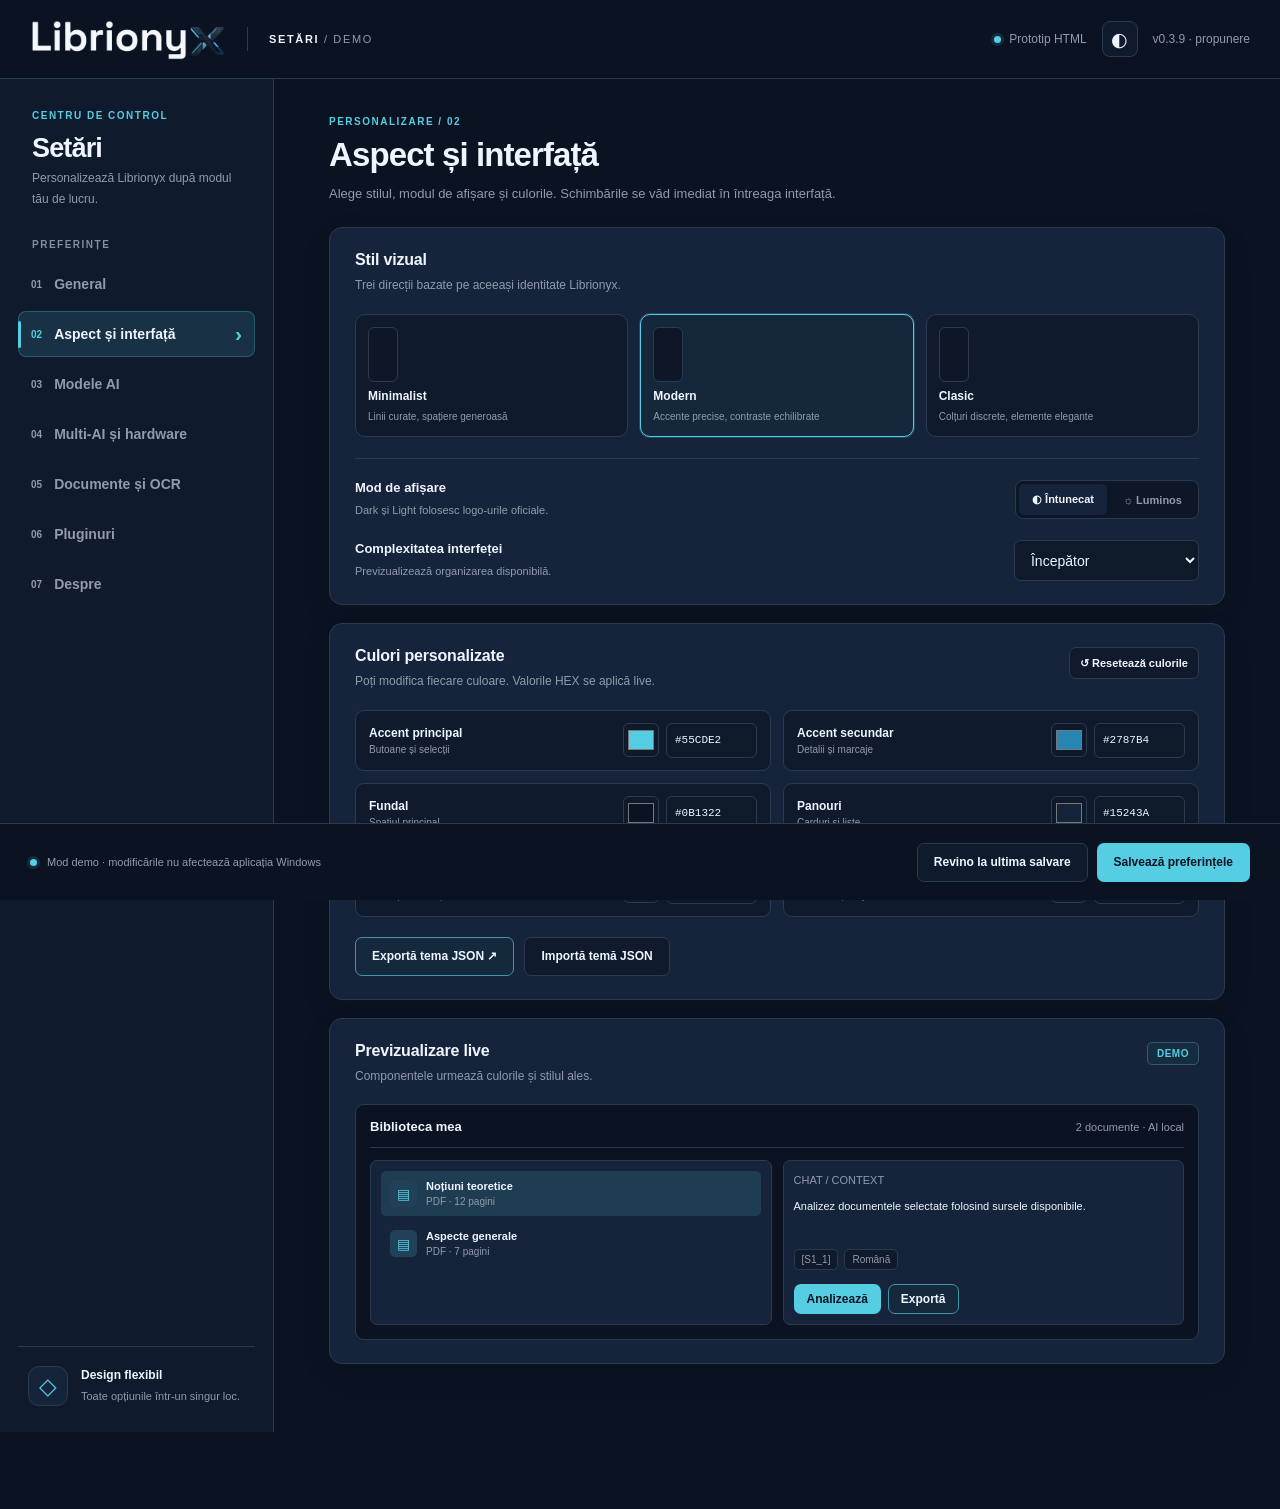
<file: media/aplicatii-si-software/Librionyx/settings/index.html>
<!doctype html>
<html lang="ro">
<head>
  <meta charset="UTF-8">
  <meta name="viewport" content="width=device-width, initial-scale=1.0">
  <meta name="color-scheme" content="dark light">
  <title>Librionyx — Demo interactiv Setări</title>
  <link rel="stylesheet" href="styles.css">
  <script src="script.js" defer></script>
</head>
<body>
<div class="app-shell">
  <header class="topbar">
    <div class="brand">
      <img id="brand-logo" src="assets/Librionyx-Dark.png" alt="Librionyx">
      <span class="brand-divider" aria-hidden="true"></span>
      <span class="brand-caption">SETĂRI <span class="caption-muted">/ DEMO</span></span>
    </div>
    <div class="top-actions">
      <span class="preview-pill"><span class="pulse-dot"></span> Prototip HTML</span>
      <button type="button" id="quick-theme" class="icon-button" aria-label="Schimbă modul de culoare" title="Comută Dark / Light">◐</button>
      <span class="version-pill">v0.3.9 · propunere</span>
    </div>
  </header>

  <div class="workspace">
    <aside class="sidebar" aria-label="Navigare setări">
      <div class="side-heading">CENTRU DE CONTROL</div>
      <h2>Setări</h2>
      <p>Personalizează Librionyx după modul tău de lucru.</p>
      <span class="side-label">PREFERINȚE</span>
      <nav id="navigation" class="navigation">
        <button class="nav-item active" data-view="general"><span class="nav-number">01</span>General<span class="nav-arrow">›</span></button>
        <button class="nav-item" data-view="appearance"><span class="nav-number">02</span>Aspect și interfață<span class="nav-arrow">›</span></button>
        <button class="nav-item" data-view="models"><span class="nav-number">03</span>Modele AI<span class="nav-arrow">›</span></button>
        <button class="nav-item" data-view="multi"><span class="nav-number">04</span>Multi-AI și hardware<span class="nav-arrow">›</span></button>
        <button class="nav-item" data-view="documents"><span class="nav-number">05</span>Documente și OCR<span class="nav-arrow">›</span></button>
        <button class="nav-item" data-view="plugins"><span class="nav-number">06</span>Pluginuri<span class="nav-arrow">›</span></button>
        <button class="nav-item" data-view="about"><span class="nav-number">07</span>Despre<span class="nav-arrow">›</span></button>
      </nav>
      <div class="side-foot">
        <div class="side-foot-icon">◇</div>
        <div><strong>Design flexibil</strong><small>Toate opțiunile într-un singur loc.</small></div>
      </div>
    </aside>

    <main id="main-content" class="main" tabindex="-1">
      <section class="view active" id="page-general" aria-labelledby="general-title">
        <div class="page-head"><span class="eyebrow">PREFERINȚE / 01</span><h1 id="general-title">General</h1><p>Setările esențiale pentru modul în care Librionyx comunică și analizează documentele.</p></div>
        <article class="settings-card">
          <div class="card-heading"><div><h3>Limba și analiza</h3><p>Personalizarea rezultatelor și a răspunsurilor AI.</p></div><span class="mini-icon">文</span></div>
          <div class="field-grid two">
            <label class="field"><span>Limba răspunsurilor</span><input data-setting="language" type="text" value="Română" autocomplete="off"><small>Poți introduce orice limbă acceptată de model.</small></label>
            <label class="field"><span>Detalierea implicită</span><select data-setting="detail"><option>Simplu</option><option selected>Normal</option><option>Complex</option><option>Personalizat</option></select><small>Poate fi schimbată pentru fiecare analiză.</small></label>
          </div>
          <div class="line-divider"></div>
          <div class="setting-line"><div><strong>Arată referințele la pagini</strong><p>Include sursa și pagina în răspunsurile verificate.</p></div><label class="switch"><input data-setting="citations" type="checkbox" checked><span></span></label></div>
          <div class="setting-line"><div><strong>Corectează citările o singură dată</strong><p>Solicită reformulare dacă referințele lipsesc sau sunt invalide.</p></div><label class="switch"><input data-setting="retry" type="checkbox" checked><span></span></label></div>
        </article>
        <article class="info-band"><span class="info-icon">i</span><p>Acest demo arată și salvează preferințele în browser. Nu rulează modele AI și nu modifică aplicația Windows instalată.</p></article>
      </section>

      <section class="view" id="page-appearance" aria-labelledby="appearance-title">
        <div class="page-head"><span class="eyebrow">PERSONALIZARE / 02</span><h1 id="appearance-title">Aspect și interfață</h1><p>Alege stilul, modul de afișare și culorile. Schimbările se văd imediat în întreaga interfață.</p></div>
        <article class="settings-card">
          <div class="card-heading"><div><h3>Stil vizual</h3><p>Trei direcții bazate pe aceeași identitate Librionyx.</p></div></div>
          <div class="preset-grid" id="preset-grid">
            <button type="button" data-preset="minimalist" class="preset-option"><span class="preset-example mini-minimal"><i></i><i></i><i></i></span><strong>Minimalist</strong><small>Linii curate, spațiere generoasă</small></button>
            <button type="button" data-preset="modern" class="preset-option selected"><span class="preset-example mini-modern"><i></i><i></i><i></i></span><strong>Modern</strong><small>Accente precise, contraste echilibrate</small></button>
            <button type="button" data-preset="classic" class="preset-option"><span class="preset-example mini-classic"><i></i><i></i><i></i></span><strong>Clasic</strong><small>Colțuri discrete, elemente elegante</small></button>
          </div>
          <div class="line-divider"></div>
          <div class="compact-row"><div><strong>Mod de afișare</strong><small>Dark și Light folosesc logo-urile oficiale.</small></div><div class="segmented" role="group" aria-label="Mod de afișare"><button type="button" data-scheme="dark" class="active">◐ Întunecat</button><button type="button" data-scheme="light">☼ Luminos</button></div></div>
          <div class="compact-row"><div><strong>Complexitatea interfeței</strong><small>Previzualizează organizarea disponibilă.</small></div><select class="compact-select" data-setting="complexity"><option>Începător</option><option>Avansat</option><option>God</option></select></div>
        </article>
        <article class="settings-card">
          <div class="card-heading"><div><h3>Culori personalizate</h3><p>Poți modifica fiecare culoare. Valorile HEX se aplică live.</p></div><button type="button" id="reset-palette" class="btn btn-quiet btn-small">↺ Resetează culorile</button></div>
          <div class="color-grid" id="color-grid">
            <div class="color-field" data-color-key="accent"><div><strong>Accent principal</strong><small>Butoane și selecții</small></div><div class="color-controls"><input type="color" aria-label="Selectează accentul principal"><input class="hex-input" type="text" spellcheck="false" aria-label="Valoare HEX accent principal" maxlength="7"></div></div>
            <div class="color-field" data-color-key="accent2"><div><strong>Accent secundar</strong><small>Detalii și marcaje</small></div><div class="color-controls"><input type="color" aria-label="Selectează accentul secundar"><input class="hex-input" type="text" spellcheck="false" aria-label="Valoare HEX accent secundar" maxlength="7"></div></div>
            <div class="color-field" data-color-key="bg"><div><strong>Fundal</strong><small>Spațiul principal</small></div><div class="color-controls"><input type="color" aria-label="Selectează fundalul"><input class="hex-input" type="text" spellcheck="false" aria-label="Valoare HEX fundal" maxlength="7"></div></div>
            <div class="color-field" data-color-key="panel"><div><strong>Panouri</strong><small>Carduri și liste</small></div><div class="color-controls"><input type="color" aria-label="Selectează panourile"><input class="hex-input" type="text" spellcheck="false" aria-label="Valoare HEX panouri" maxlength="7"></div></div>
            <div class="color-field" data-color-key="text"><div><strong>Text</strong><small>Titluri și informații</small></div><div class="color-controls"><input type="color" aria-label="Selectează textul"><input class="hex-input" type="text" spellcheck="false" aria-label="Valoare HEX text" maxlength="7"></div></div>
            <div class="color-field" data-color-key="button"><div><strong>Butoane</strong><small>Fundal acțiuni primare</small></div><div class="color-controls"><input type="color" aria-label="Selectează culoarea butoanelor"><input class="hex-input" type="text" spellcheck="false" aria-label="Valoare HEX butoane" maxlength="7"></div></div>
          </div>
          <div class="action-row"><button type="button" id="export-theme" class="btn btn-secondary">Exportă tema JSON ↗</button><button type="button" id="import-theme" class="btn btn-quiet">Importă temă JSON</button><input type="file" id="theme-file" accept="application/json,.json" hidden></div>
        </article>
        <article class="settings-card preview-card">
          <div class="card-heading"><div><h3>Previzualizare live</h3><p>Componentele urmează culorile și stilul ales.</p></div><span class="preview-label">DEMO</span></div>
          <div class="mini-application"><div class="mini-top"><strong>Biblioteca mea</strong><span>2 documente · AI local</span></div><div class="mini-columns"><div class="mini-list"><div class="mini-book selected-book"><span class="book-symbol">▤</span><div><b>Noțiuni teoretice</b><small>PDF · 12 pagini</small></div></div><div class="mini-book"><span class="book-symbol">▤</span><div><b>Aspecte generale</b><small>PDF · 7 pagini</small></div></div></div><div class="mini-answer"><small>CHAT / CONTEXT</small><p>Analizez documentele selectate folosind sursele disponibile.</p><div class="chip-row"><span class="chip">[S1_1]</span><span class="chip">Română</span></div><div class="mini-button-row"><button class="btn btn-primary" type="button" id="preview-primary">Analizează</button><button class="btn btn-secondary" type="button" id="preview-secondary">Exportă</button></div></div></div></div>
        </article>
      </section>

      <section class="view" id="page-models" aria-labelledby="models-title">
        <div class="page-head"><span class="eyebrow">INTELIGENȚĂ ARTIFICIALĂ / 03</span><h1 id="models-title">Modele AI</h1><p>Alege motorul și modelele active. Lista de mai jos este o demonstrație a interfeței.</p></div>
        <article class="settings-card"><div class="card-heading"><div><h3>Motor implicit</h3><p>Configurare fără aplicații externe obligatorii.</p></div><span class="flag">MODEL DEMO</span></div>
          <div class="field-grid two"><label class="field"><span>Furnizor</span><select data-setting="provider"><option selected>GGUF local</option><option>API</option><option>Multi-AI local</option></select></label><label class="field"><span>Model activ</span><select id="active-model-select"></select></label></div>
        </article>
        <article class="settings-card"><div class="card-heading"><div><h3>Biblioteca GGUF</h3><p>În demo poți adăuga numele unui fișier; motorul real nu pornește.</p></div><span class="count-label" id="model-count">0 modele</span></div><div id="model-list" class="model-list"></div><div class="action-row"><label class="btn btn-secondary file-label">+ Selectează fișiere GGUF<input id="models-upload" type="file" accept=".gguf" multiple hidden></label><button class="btn btn-quiet" type="button" id="remove-model">Elimină din demo</button></div></article>
      </section>

      <section class="view" id="page-multi" aria-labelledby="multi-title">
        <div class="page-head"><span class="eyebrow">ORCHESTRARE / 04</span><h1 id="multi-title">Multi-AI și hardware</h1><p>Configurează modelele și resursele direct aici. <strong>Nu se deschide altă fereastră.</strong></p></div>
        <article class="settings-card"><div class="card-heading"><div><h3>Strategie de execuție</h3><p>Alege colaborarea dintre modele și nivelul de automatizare.</p></div><span class="flag">CONFIGURARE INTEGRATĂ</span></div><span class="control-label">Strategie</span><div class="option-grid triple" id="strategy-options"><button type="button" data-strategy="Serial" class="choice-card selected"><strong>Serial</strong><small>Unul după altul</small></button><button type="button" data-strategy="Paralel" class="choice-card"><strong>Paralel</strong><small>Simultan, dacă există resurse</small></button><button type="button" data-strategy="Hibrid" class="choice-card"><strong>Hibrid</strong><small>Combină cele două metode</small></button></div>
          <div class="line-divider"></div><div class="compact-row"><div><strong>Mod de control</strong><small>Auto propune configurarea; Manual expune toate opțiunile.</small></div><div class="segmented" id="multi-controls"><button type="button" data-control="Auto" class="active">Auto</button><button type="button" data-control="Manual">Manual</button></div></div>
          <div class="field-grid two" id="multi-manual-fields"><label class="field"><span>Limită execuții paralele</span><input id="parallel-limit" type="number" min="1" max="16" value="1"></label><label class="field"><span>Politică resurse</span><select id="resource-policy"><option value="safe">Conservator</option><option value="balanced">Echilibrat</option><option value="performance">Performanță</option></select></label></div>
        </article>
        <article class="settings-card"><div class="card-heading"><div><h3>Modele participante</h3><p>Poți selecta mai multe modele GGUF pentru orchestrare.</p></div><span class="count-label" id="selected-models-count">0 selectate</span></div><div id="multi-models-list" class="model-list compact-models"></div><p class="inline-notice" id="multi-summary"></p></article>
        <article class="settings-card"><div class="card-heading"><div><h3>Resurse hardware</h3><p>Date demonstrative, nu o detectare a calculatorului în browser.</p></div><span class="flag">EXEMPLU</span></div><div class="hardware-grid"><div class="hardware-item"><small>CPU</small><strong>Intel Core i9-10900K</strong><span>20 fire logice</span></div><div class="hardware-item"><small>RAM</small><strong>32 GB</strong><span>Memorie sistem</span></div><div class="hardware-item"><small>GPU</small><strong>GTX 1060</strong><span>6 GB VRAM</span></div></div></article>
      </section>

      <section class="view" id="page-documents" aria-labelledby="documents-title">
        <div class="page-head"><span class="eyebrow">DOCUMENTE / 05</span><h1 id="documents-title">Documente și OCR</h1><p>Citire PDF, recunoaștere text și verificarea componentelor — fără butoane ascunse sau ferestre inutile.</p></div>
        <article class="settings-card"><div class="card-heading"><div><h3>Extragere text și OCR</h3><p>Aceste controale sunt integrate direct în pagina de setări.</p></div></div><div class="field-grid two"><label class="field"><span>Mod extragere</span><select data-setting="ocrMode"><option>Auto</option><option>Forțează OCR</option><option>Doar text PDF</option></select></label><label class="field"><span>Limbi OCR</span><input data-setting="ocrLang" type="text" value="ron+eng"></label></div><div class="field-grid two"><label class="field"><span>Prag minim pagini lizibile (%)</span><input data-setting="ocrThreshold" type="number" min="1" max="100" value="80"></label><label class="field"><span>Politica paginilor problematice</span><select data-setting="ocrPolicy"><option>Parțial</option><option>Strict</option></select></label></div>
          <div class="action-row two-actions"><button class="btn btn-primary" type="button" id="ocr-check">Verifică textul PDF / OCR</button><button class="btn btn-secondary" type="button" id="dependencies-check">Instalează / verifică PDF, OCR și GGUF</button></div><div class="inline-notice" id="ocr-note">Ambele acțiuni au același stil vizual; verificarea efectivă este disponibilă numai în aplicația Windows.</div>
        </article>
        <article class="info-band"><span class="info-icon">i</span><p>Acesta este doar prototipul interfeței. Nu procesează PDF-uri și nu instalează dependențe pe calculator.</p></article>
      </section>

      <section class="view" id="page-plugins" aria-labelledby="plugins-title">
        <div class="page-head"><span class="eyebrow">EXTENSII / 06</span><h1 id="plugins-title">Pluginuri și interfețe</h1><p>Administrarea extensiilor într-un singur loc, cu activare și instalare controlată.</p></div>
        <article class="settings-card"><div class="card-heading"><div><h3>Interfețe instalate</h3><p>Exemple de teme. Selecția efectivă este făcută în „Aspect și interfață”.</p></div></div><div class="plugin-row"><div><strong>Obsidian</strong><small>Temă închisă inclusă</small></div><span class="flag">INCLUSĂ</span></div><div class="plugin-row"><div><strong>Arctic</strong><small>Temă deschisă inclusă</small></div><span class="flag">INCLUSĂ</span></div></article>
        <article class="settings-card"><div class="card-heading"><div><h3>Pluginuri</h3><p>Exemplu de listă pentru funcțiile viitoare.</p></div><span class="flag">DEMO</span></div><div class="plugin-row"><div><strong>Extensie exemplu — export</strong><small>Simulare; fără execuție de cod</small></div><label class="switch"><input type="checkbox" id="demo-plugin"><span></span></label></div><div class="action-row"><button type="button" id="plugin-info" class="btn btn-secondary">+ Adaugă plugin / interfață</button></div></article>
      </section>

      <section class="view" id="page-about" aria-labelledby="about-title">
        <div class="page-head"><span class="eyebrow">INFORMAȚII / 07</span><h1 id="about-title">Despre Librionyx</h1><p>Aplicație Windows pentru organizarea și analiza cărților cu modele AI locale și API-uri opționale.</p></div>
        <article class="settings-card"><div class="card-heading"><div><h3>Demo interactiv de interfață</h3><p>Propunere vizuală pentru următoarea versiune, bazată pe designul v0.3.8.</p></div><span class="flag">ÎN AȘTEPTAREA APROBĂRII</span></div><div class="about-grid"><div><small>Versiune prototip</small><strong>v0.3.9 · HTML</strong></div><div><small>Aplicație existentă</small><strong>v0.3.8 · Windows</strong></div><div><small>Implementare demo</small><strong>HTML / CSS / JS</strong></div><div><small>Necesită internet</small><strong>Nu</strong></div></div></article>
      </section>
    </main>
  </div>

  <footer class="footerbar"><div><span class="status-dot"></span><span id="status-text">Mod demo · modificările nu afectează aplicația Windows</span></div><div class="footer-actions"><button type="button" class="btn btn-quiet" id="discard-changes">Revino la ultima salvare</button><button type="button" class="btn btn-primary" id="save-settings">Salvează preferințele</button></div></footer>
</div>
<div id="toast" class="toast" role="status" aria-live="polite"></div>
</body>
</html>
</file>
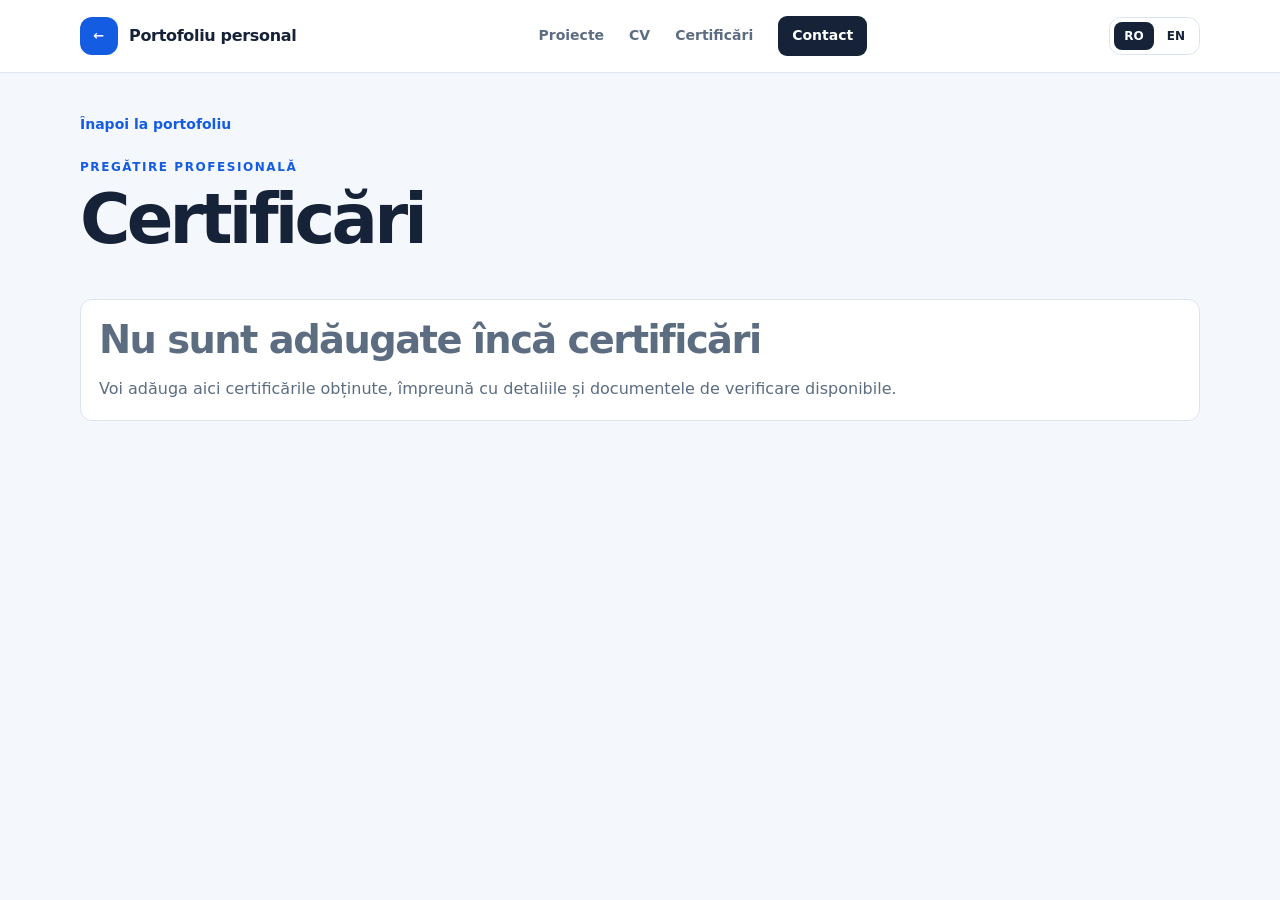
<file: certifications.html>
<!doctype html>
<html lang="ro">
<head>
  <meta charset="utf-8">
  <meta name="viewport" content="width=device-width, initial-scale=1">
  <meta name="description" content="Certificări obținute și documentele de verificare disponibile.">
  <title>Certificări | Portofoliu personal</title>
  <link rel="stylesheet" href="styles.css">
  <script src="certifications.js" defer></script>
</head>
<body>
  <a class="skip-link" href="#certifications">Sari la certificări</a>
  <header class="site-header">
    <div class="container nav-wrap">
      <a class="brand" href="index.html"><span class="brand-mark" aria-hidden="true">←</span><span class="brand-text">Portofoliu personal</span></a>
      <nav aria-label="Navigare principală">
        <a href="index.html#proiecte">Proiecte</a>
        <a href="certifications.html" aria-current="page">Certificări</a>
        <a class="nav-contact" href="index.html#contact">Contact</a>
      </nav>
    </div>
  </header>
  <main id="certifications" class="container project-detail-page">
    <a class="detail-back" href="index.html">Înapoi la portofoliu</a>
    <div class="section-heading">
      <div><p class="eyebrow">Pregătire profesională</p><h1>Certificări</h1></div>
    </div>
    <div id="certification-list" class="project-grid" aria-live="polite" aria-busy="true">
      <p class="loading-note">Se încarcă certificările…</p>
    </div>
  </main>
</body>
</html>
</file>
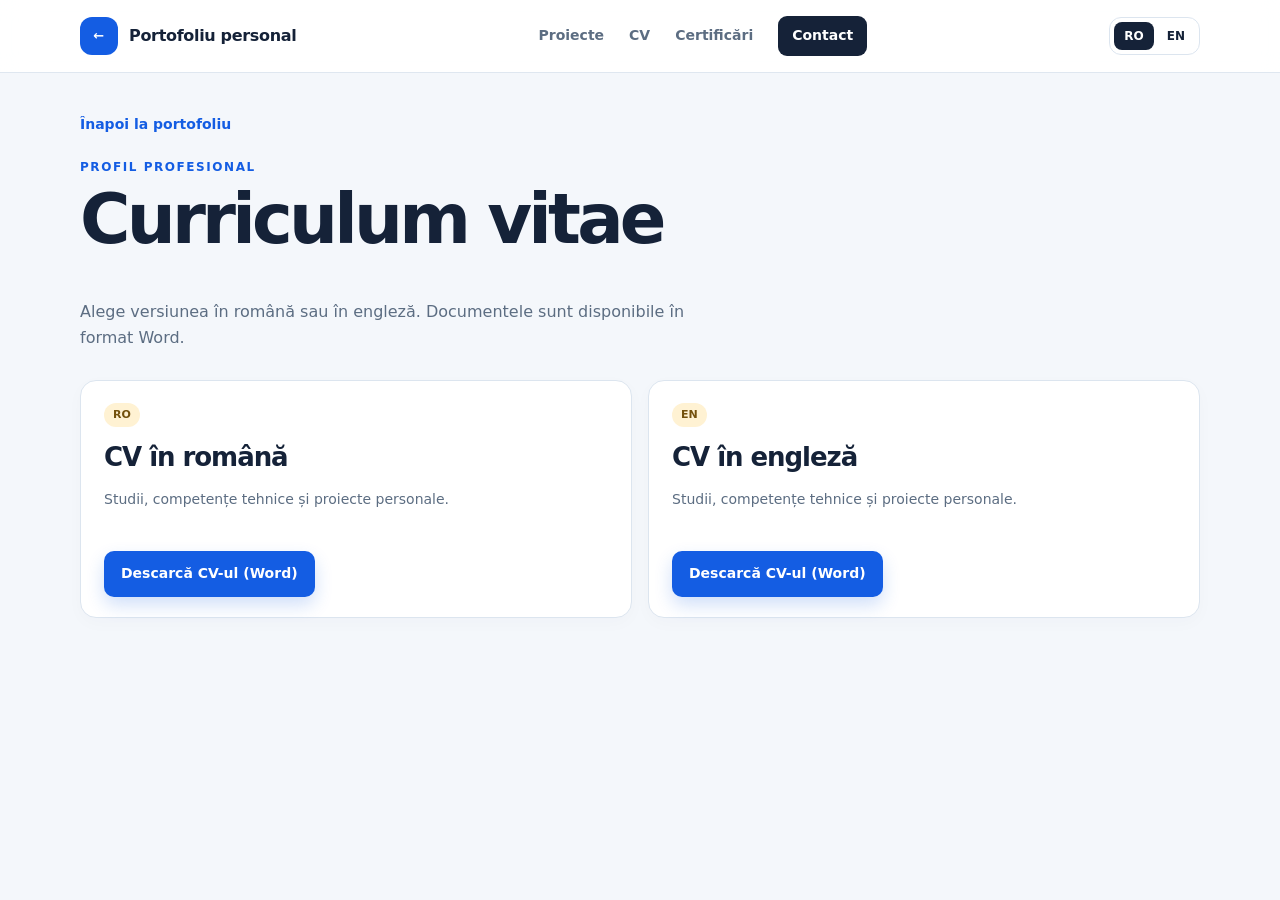
<file: cv.html>
<!doctype html>
<html lang="ro">
<head>
  <meta charset="utf-8">
  <meta name="viewport" content="width=device-width, initial-scale=1">
  <meta name="description" content="CV disponibil în română și engleză, în format Word.">
  <title>CV | Portofoliu personal</title>
  <link rel="stylesheet" href="styles.css">
  <link rel="stylesheet" href="cv.css">
  <script src="cv.js" defer></script>
</head>
<body>
  <a class="skip-link" href="#cv">Sari la CV-uri</a>
  <header class="site-header">
    <div class="container nav-wrap">
      <a class="brand" href="index.html"><span class="brand-mark" aria-hidden="true">←</span><span class="brand-text">Portofoliu personal</span></a>
      <nav aria-label="Navigare principală">
        <a href="index.html#proiecte">Proiecte</a>
        <a href="cv.html" aria-current="page">CV</a>
        <a href="certifications.html">Certificări</a>
        <a class="nav-contact" href="index.html#contact">Contact</a>
      </nav>
    </div>
  </header>
  <main id="cv" class="container project-detail-page">
    <a class="detail-back" href="index.html">Înapoi la portofoliu</a>
    <div class="section-heading">
      <div><p class="eyebrow">Profil profesional</p><h1>Curriculum vitae</h1></div>
    </div>
    <p class="cv-intro">Alege versiunea în română sau în engleză. Documentele sunt disponibile în format Word.</p>
    <div class="project-grid cv-grid">
      <article class="project-card cv-card" data-cv="media/cv/CV_Hudea_Stelian_RO.docx">
        <span class="tag tag-test" lang="ro">RO</span>
        <h2>CV în română</h2>
        <p>Studii, competențe tehnice și proiecte personale.</p>
        <div class="cv-actions" aria-live="polite" aria-busy="true"><p>Se verifică disponibilitatea…</p></div>
      </article>
      <article class="project-card cv-card" data-cv="media/cv/CV_Hudea_Stelian_EN.docx">
        <span class="tag tag-test" lang="en">EN</span>
        <h2>CV în engleză</h2>
        <p>Studii, competențe tehnice și proiecte personale.</p>
        <div class="cv-actions" aria-live="polite" aria-busy="true"><p>Se verifică disponibilitatea…</p></div>
      </article>
    </div>
    <noscript>Pentru a vedea documentele disponibile, activează JavaScript.</noscript>
  </main>
</body>
</html>
</file>
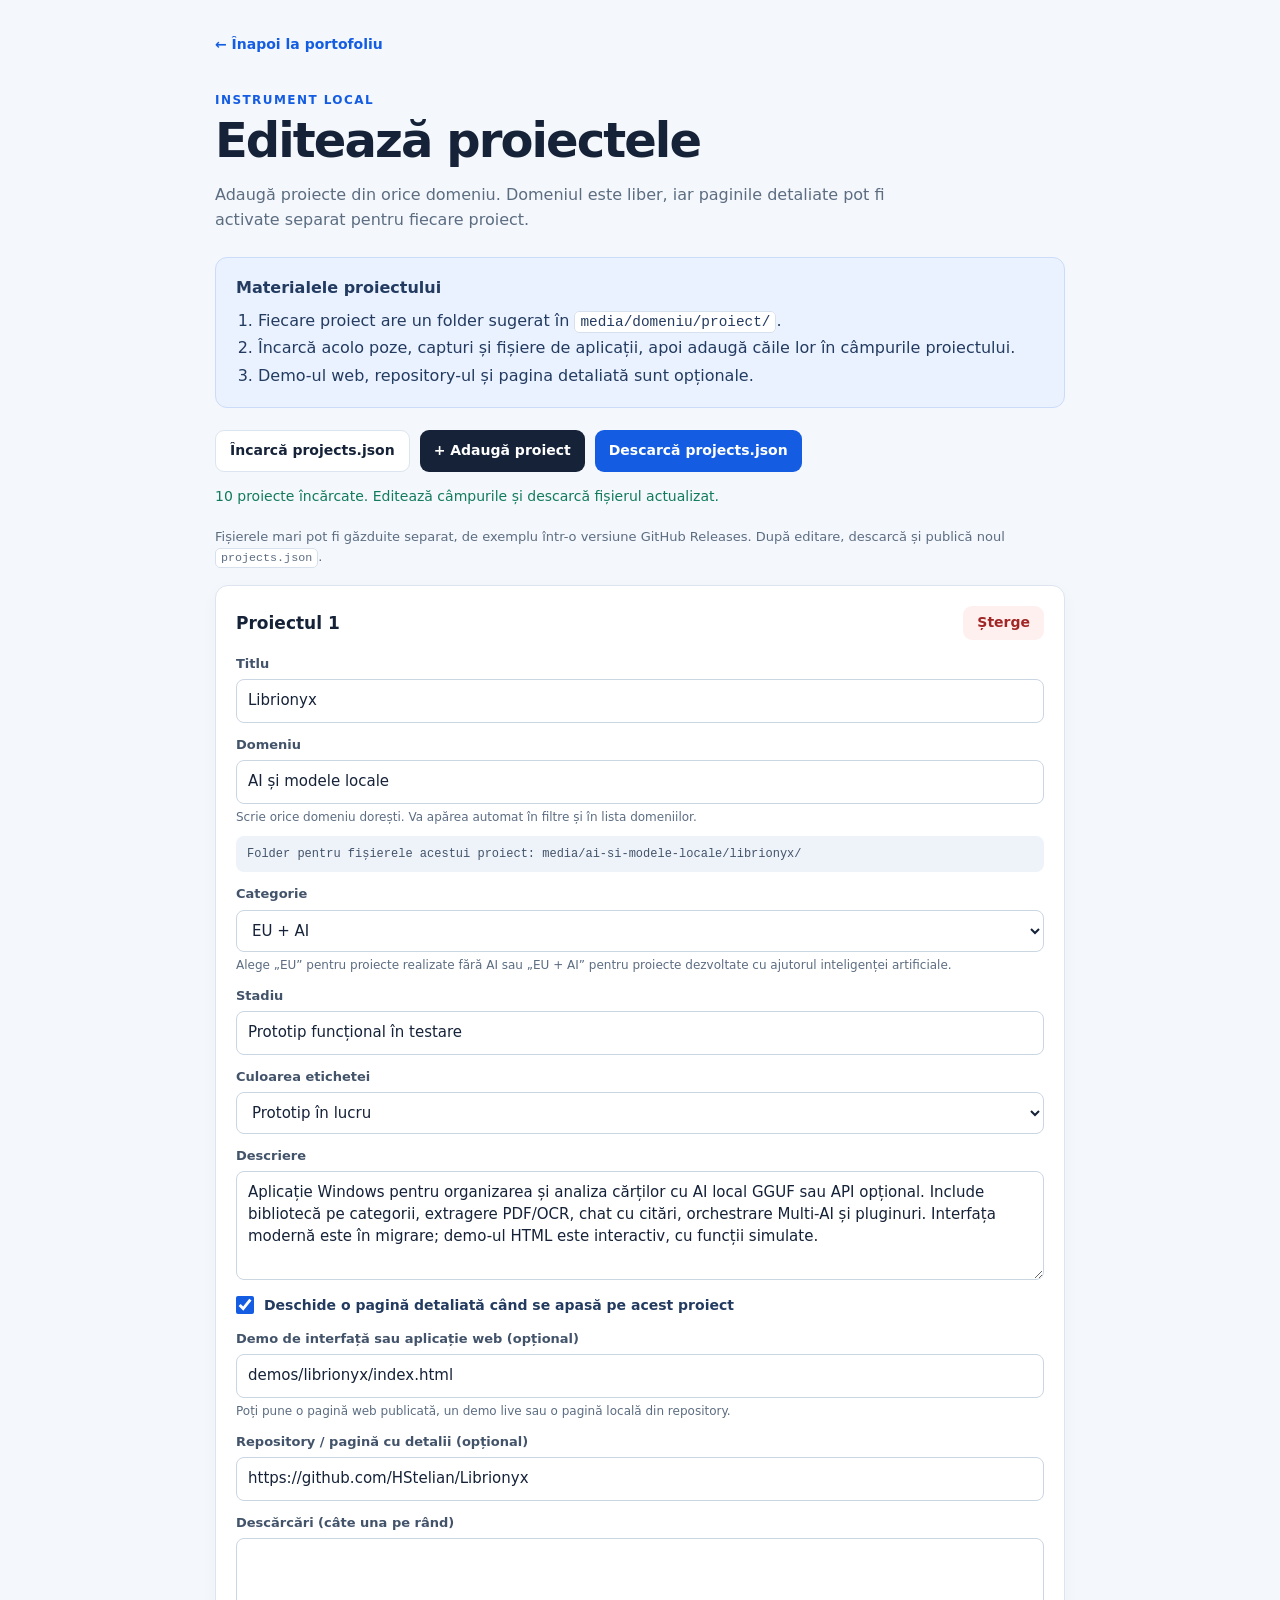
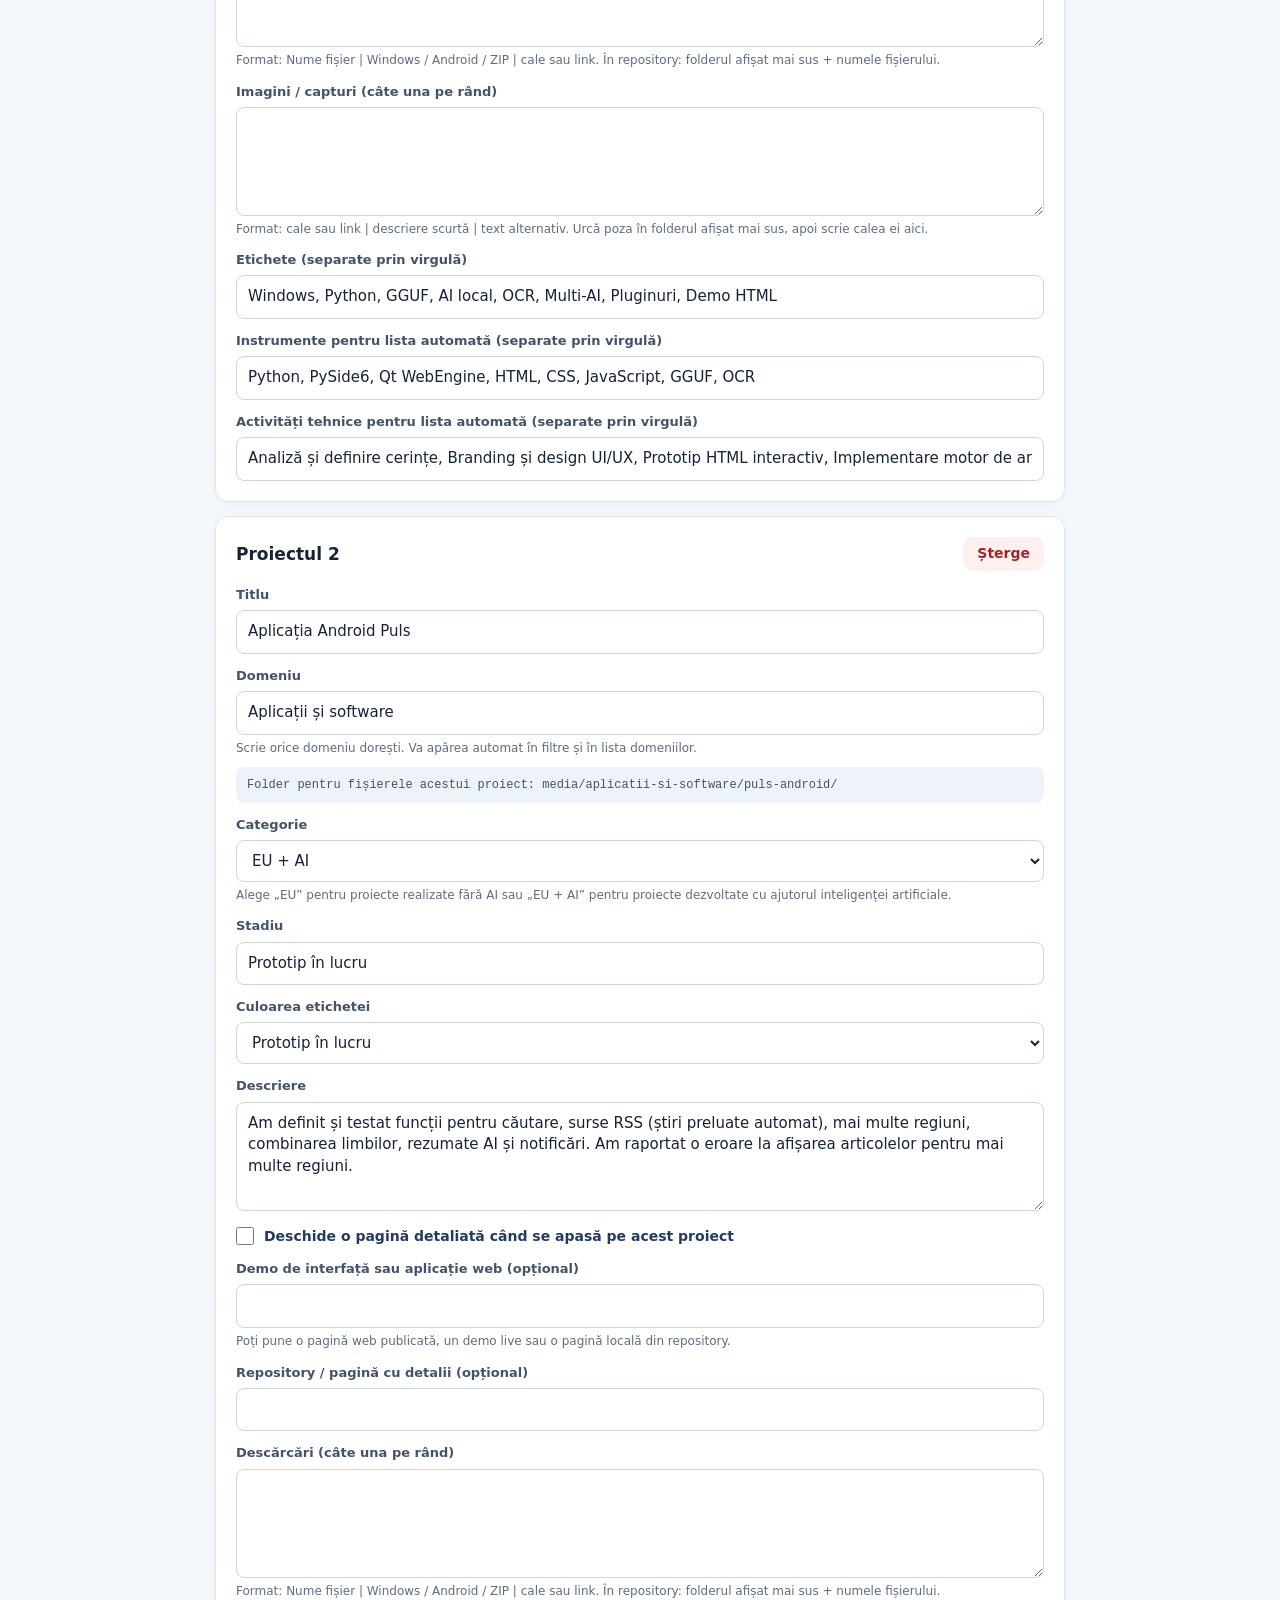
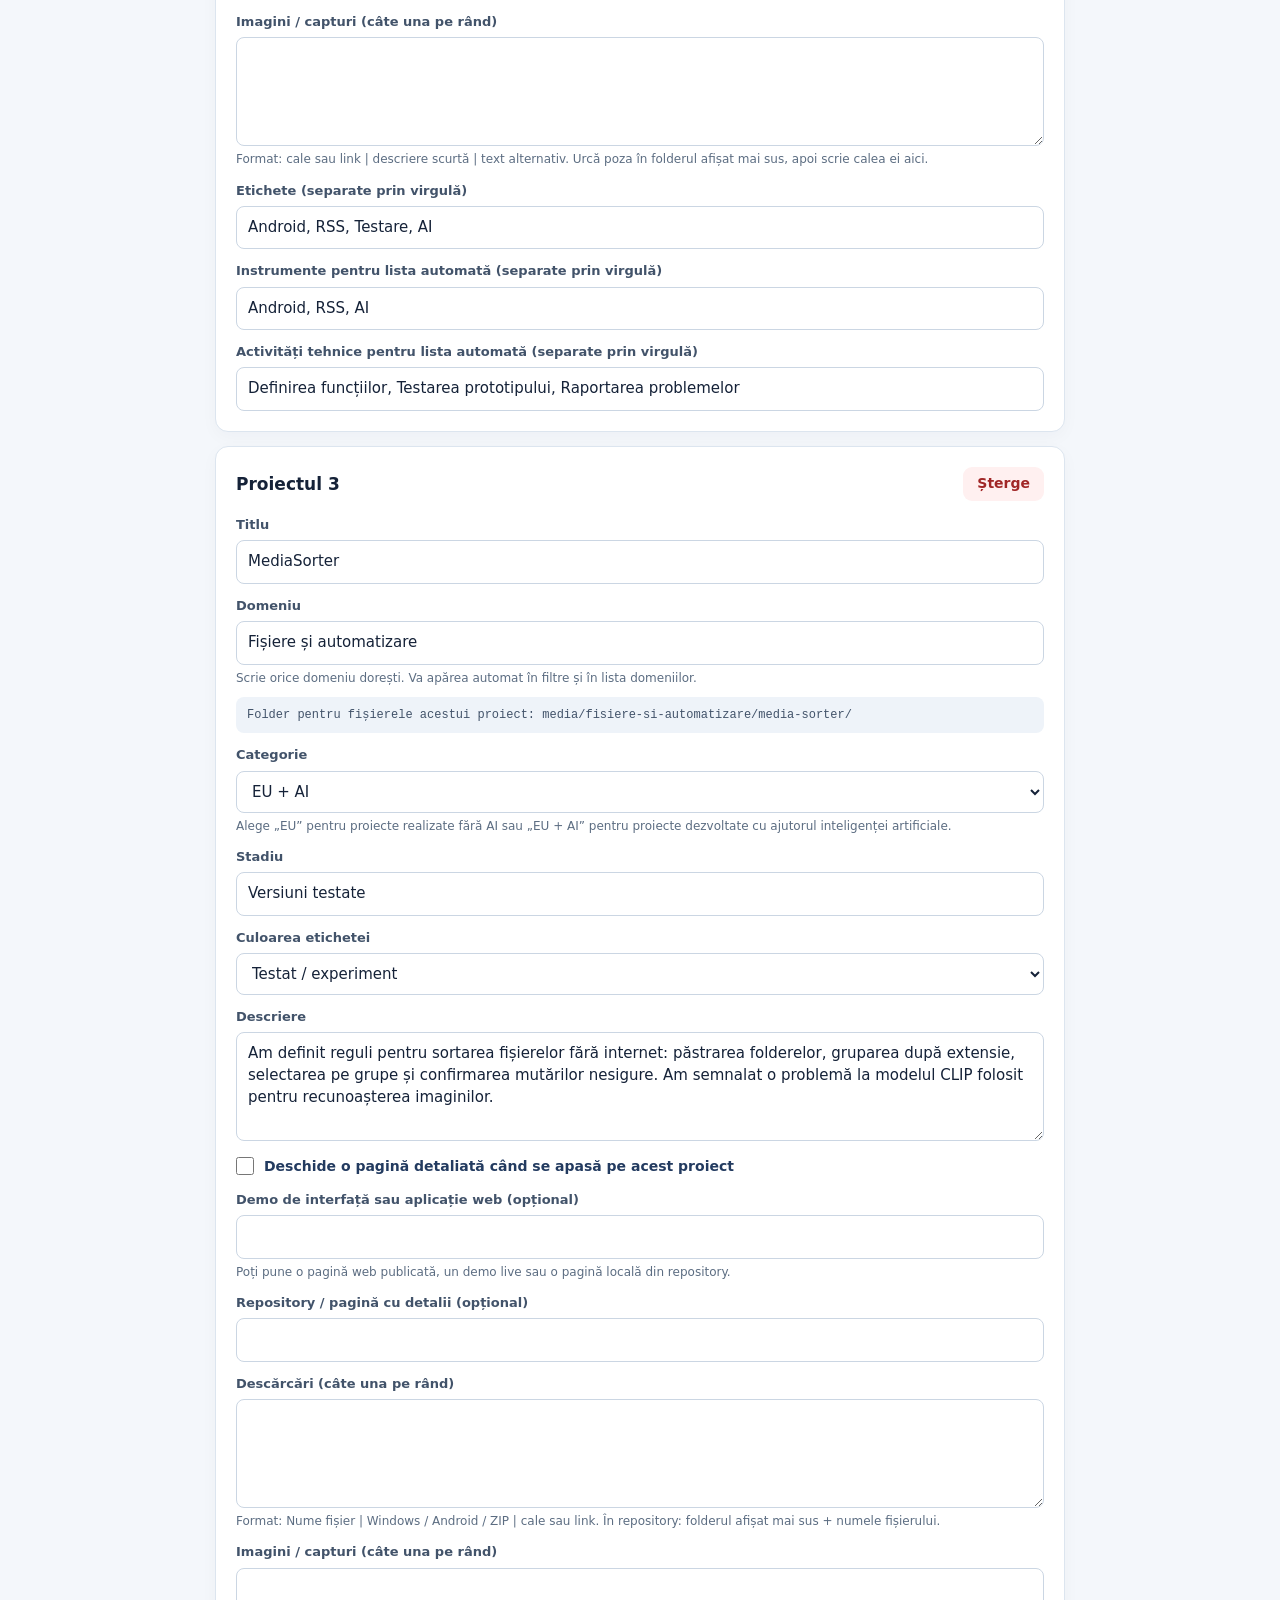
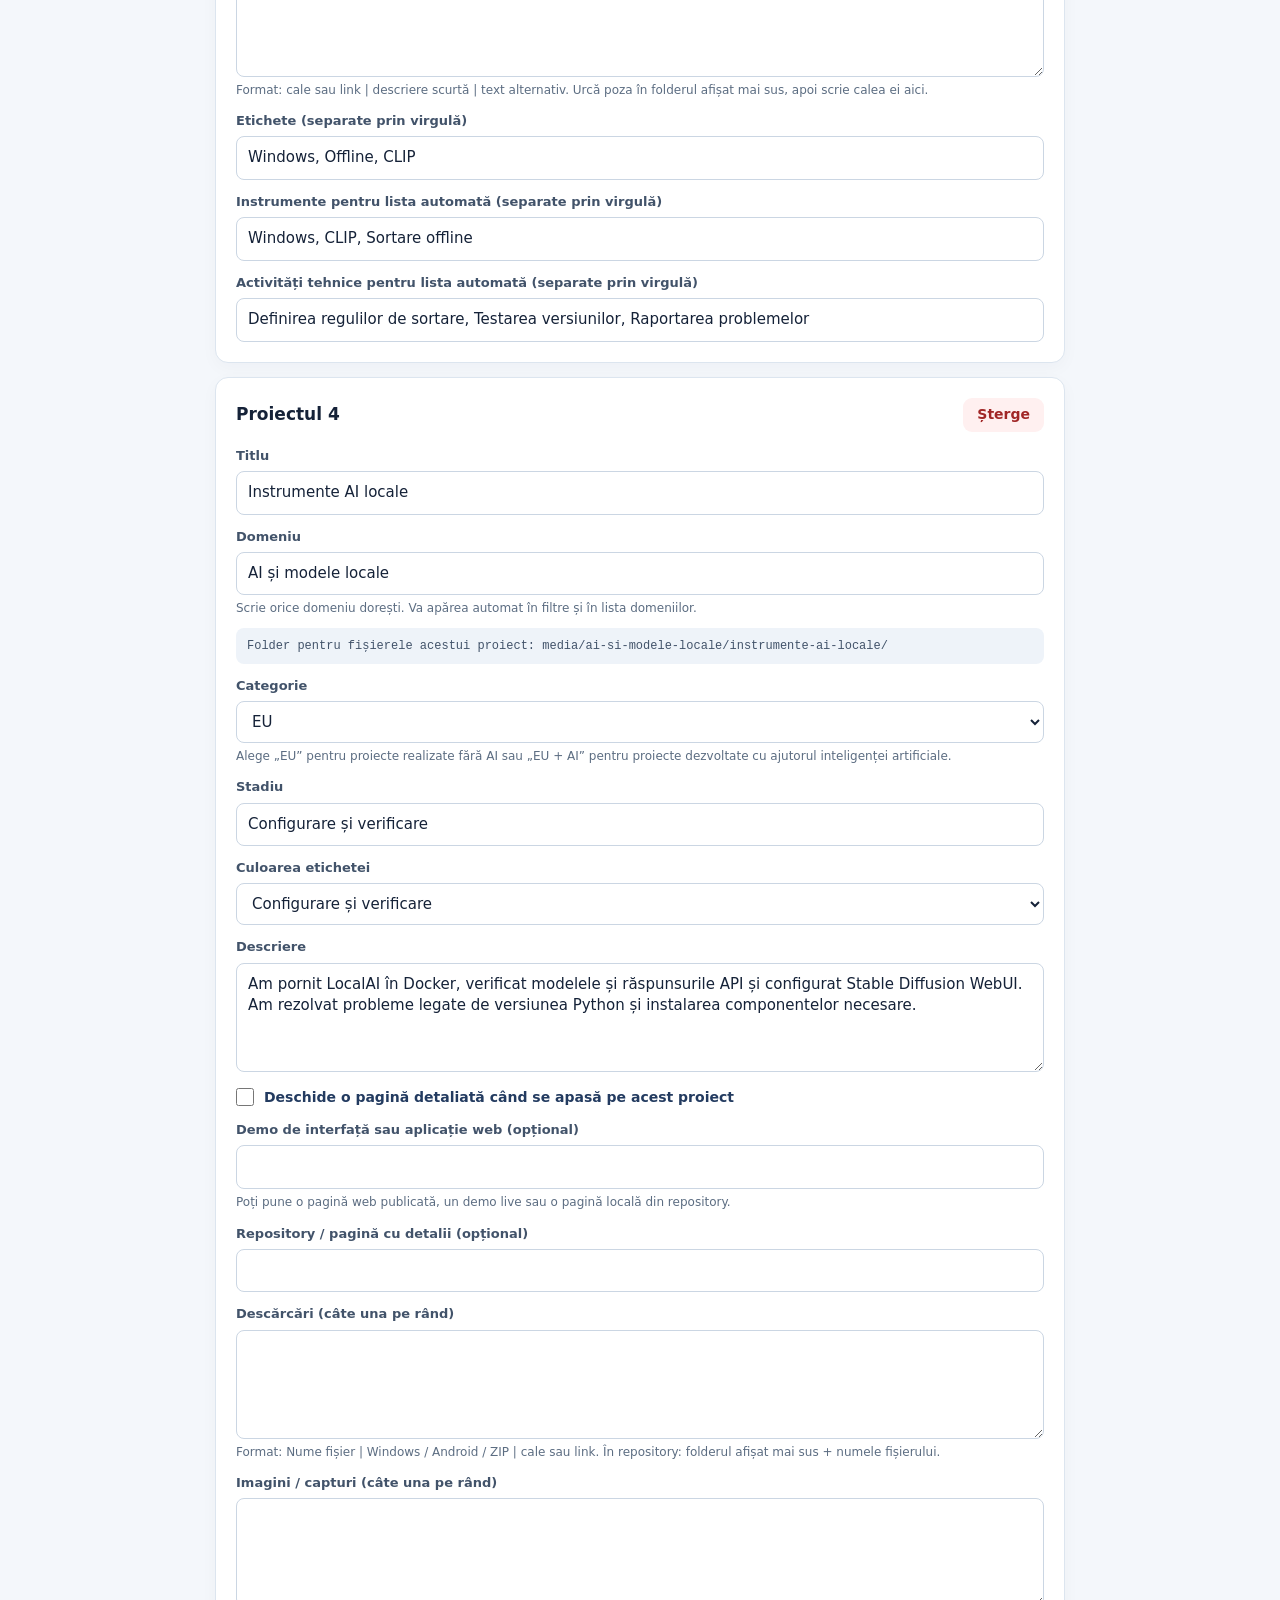
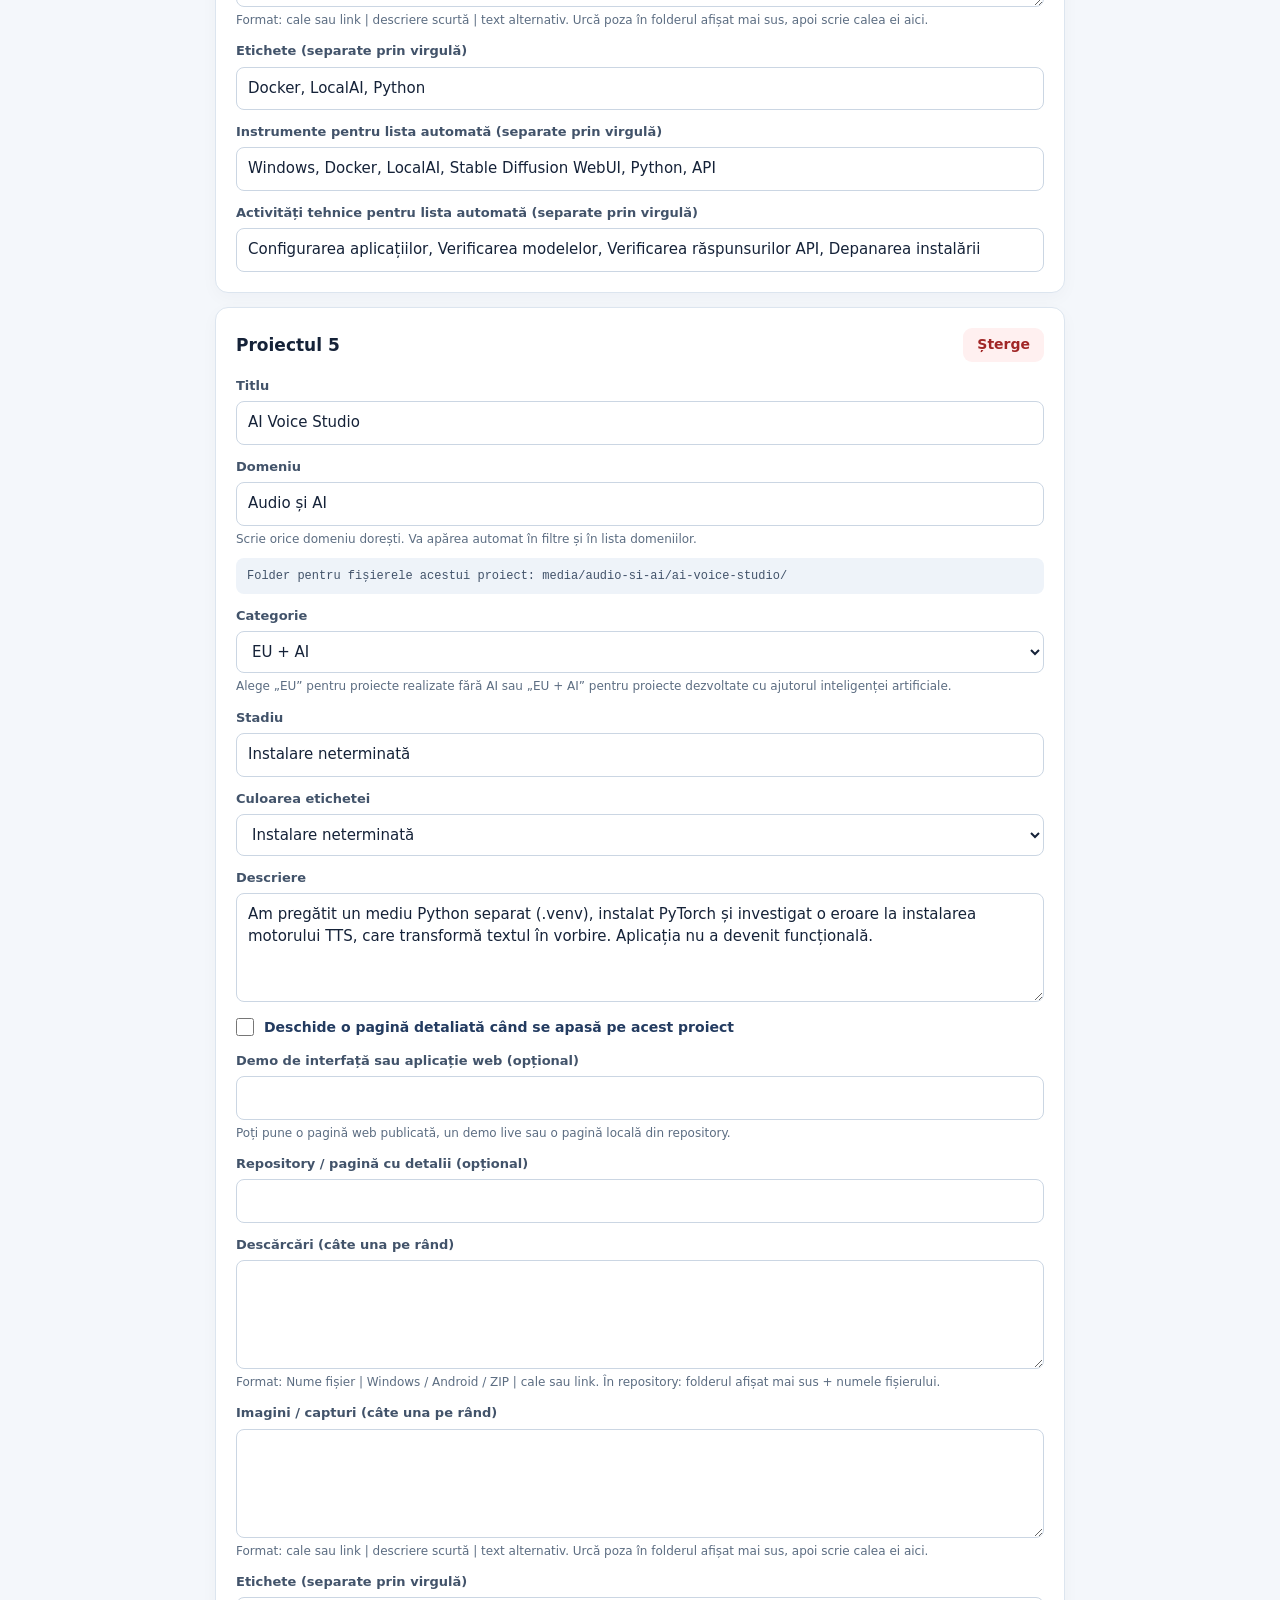
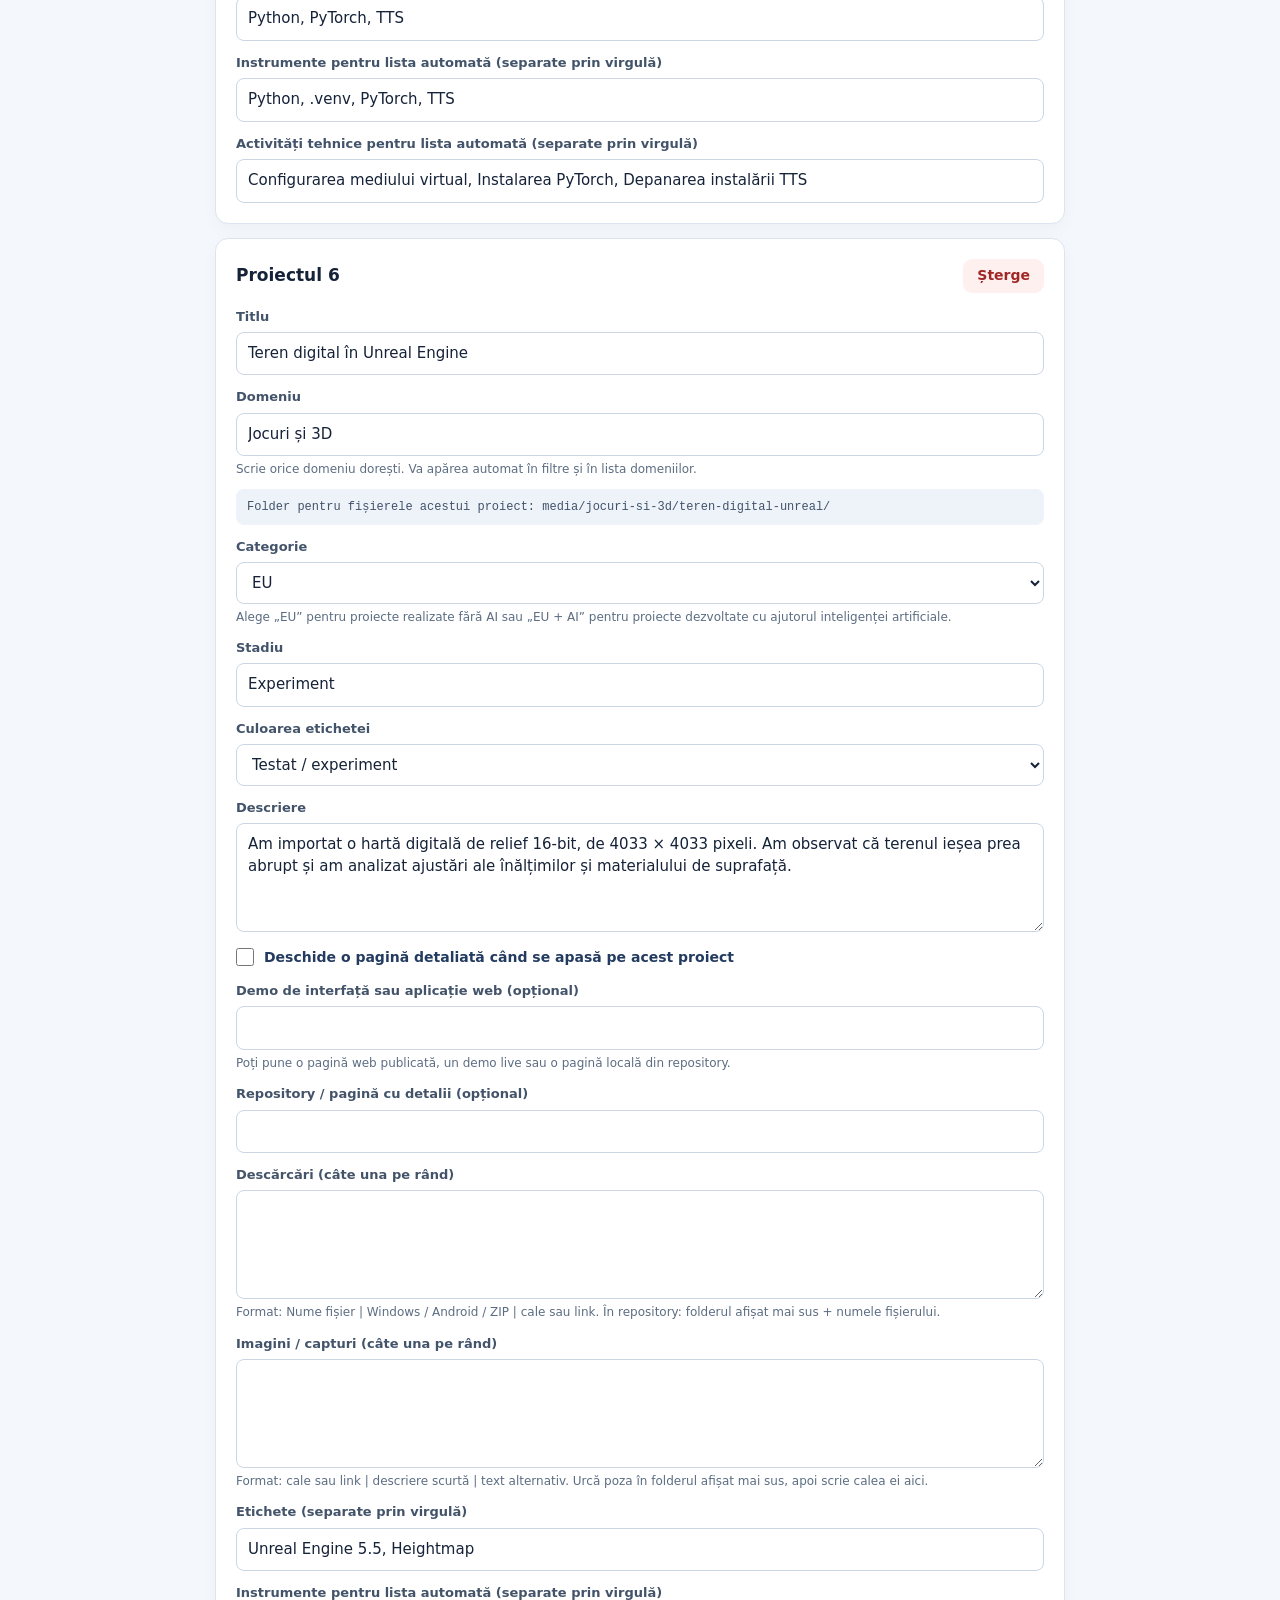
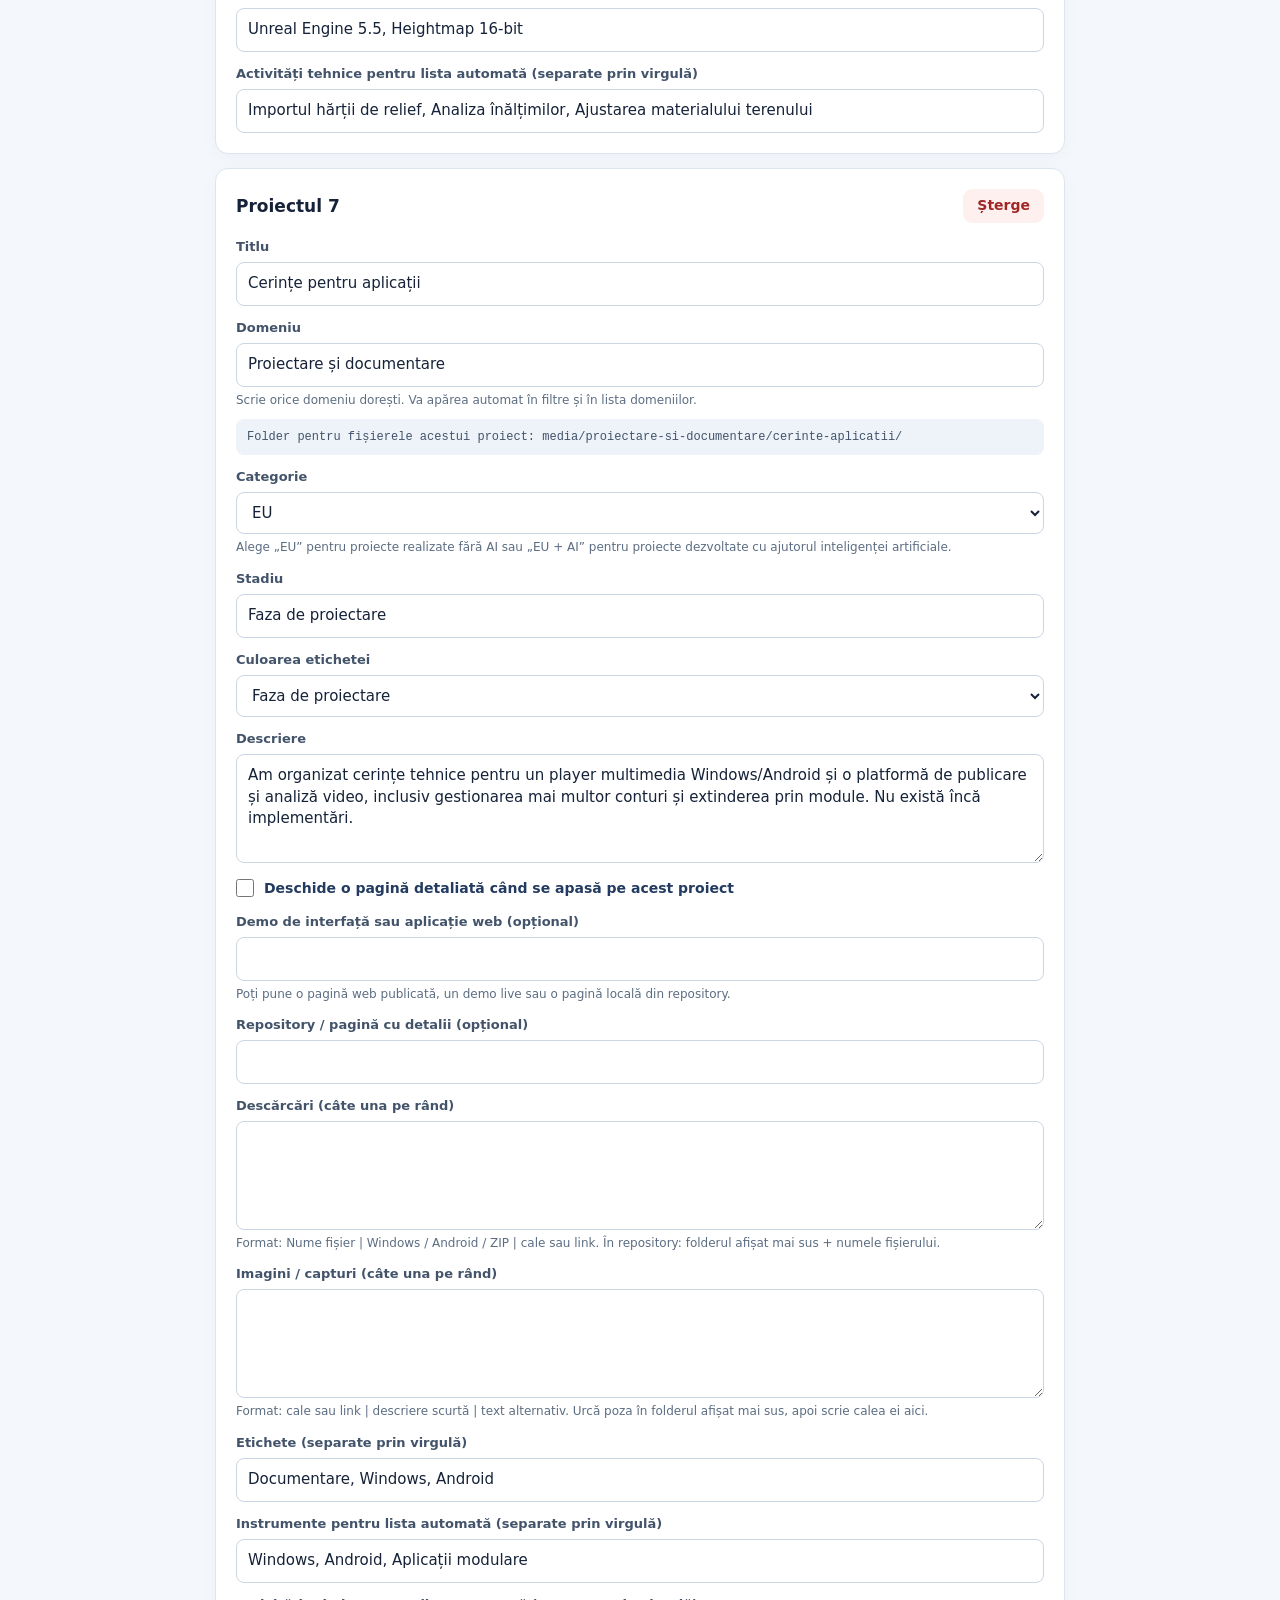
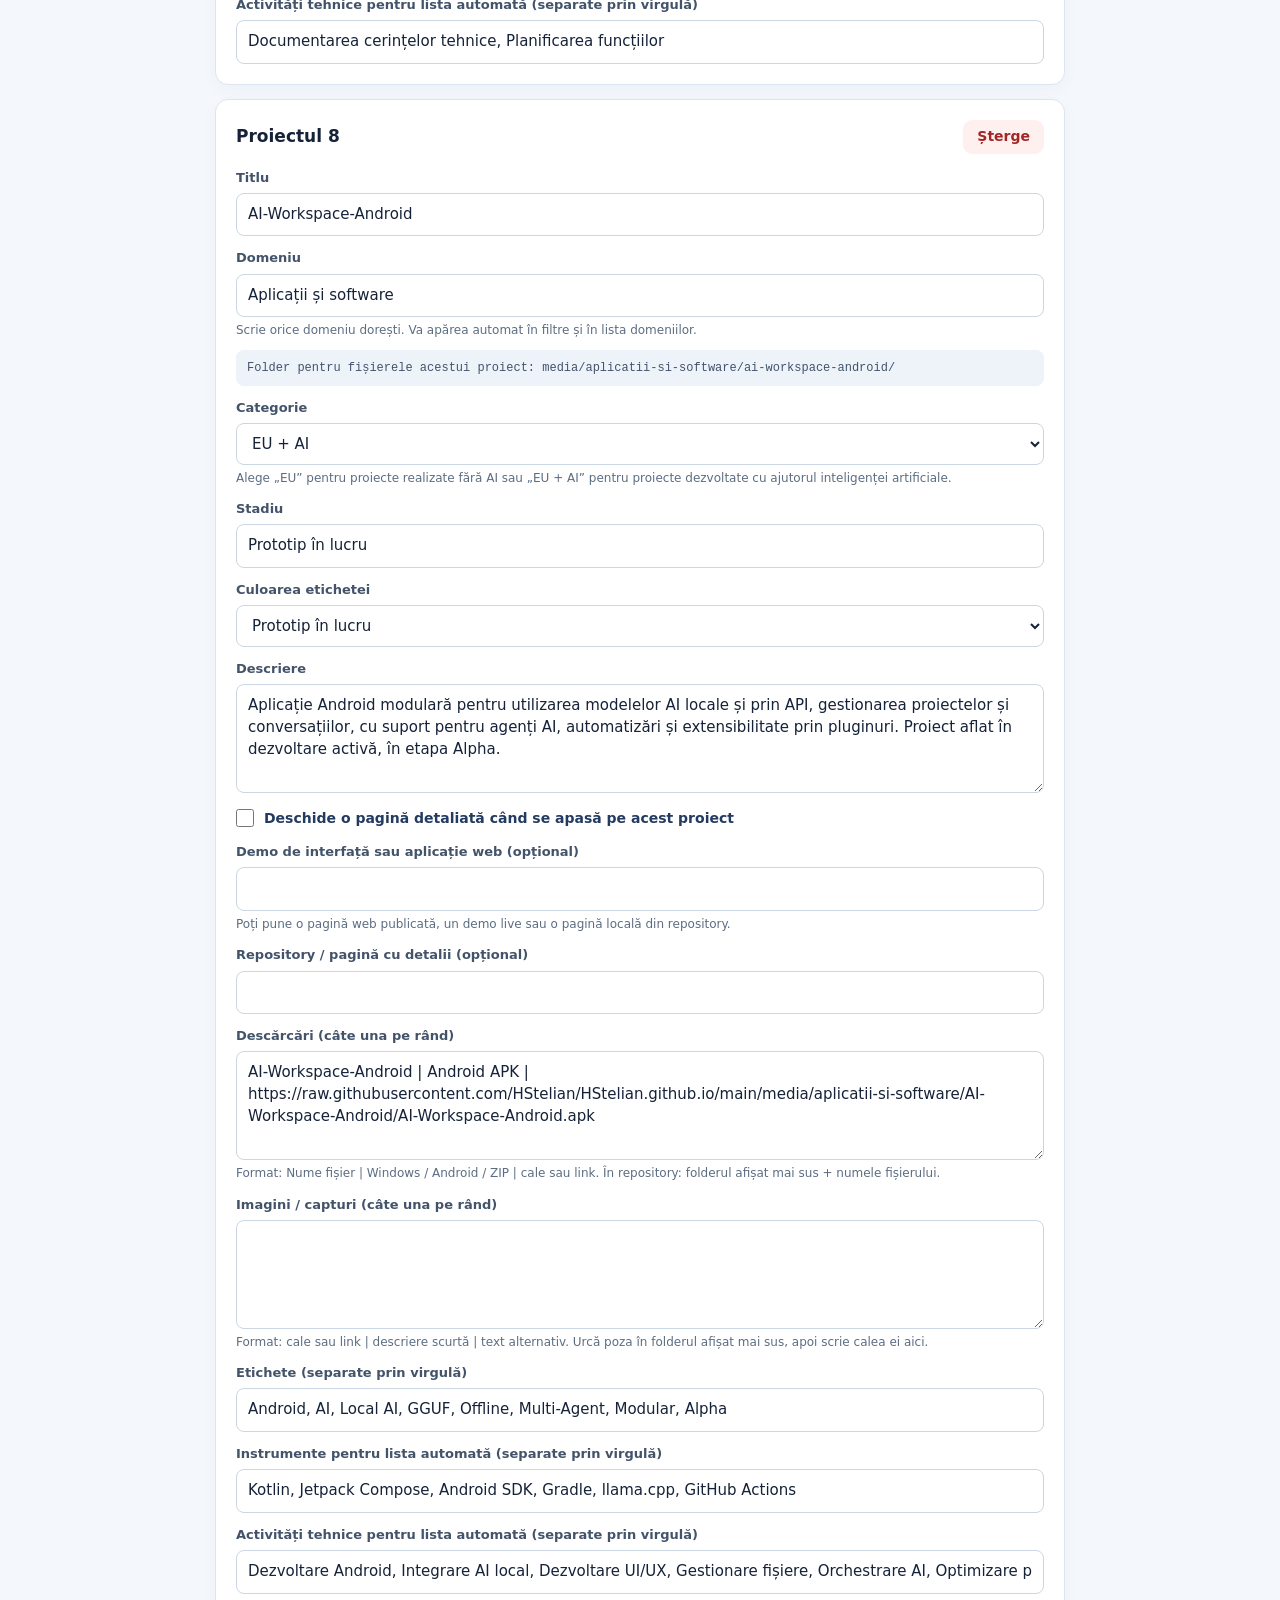
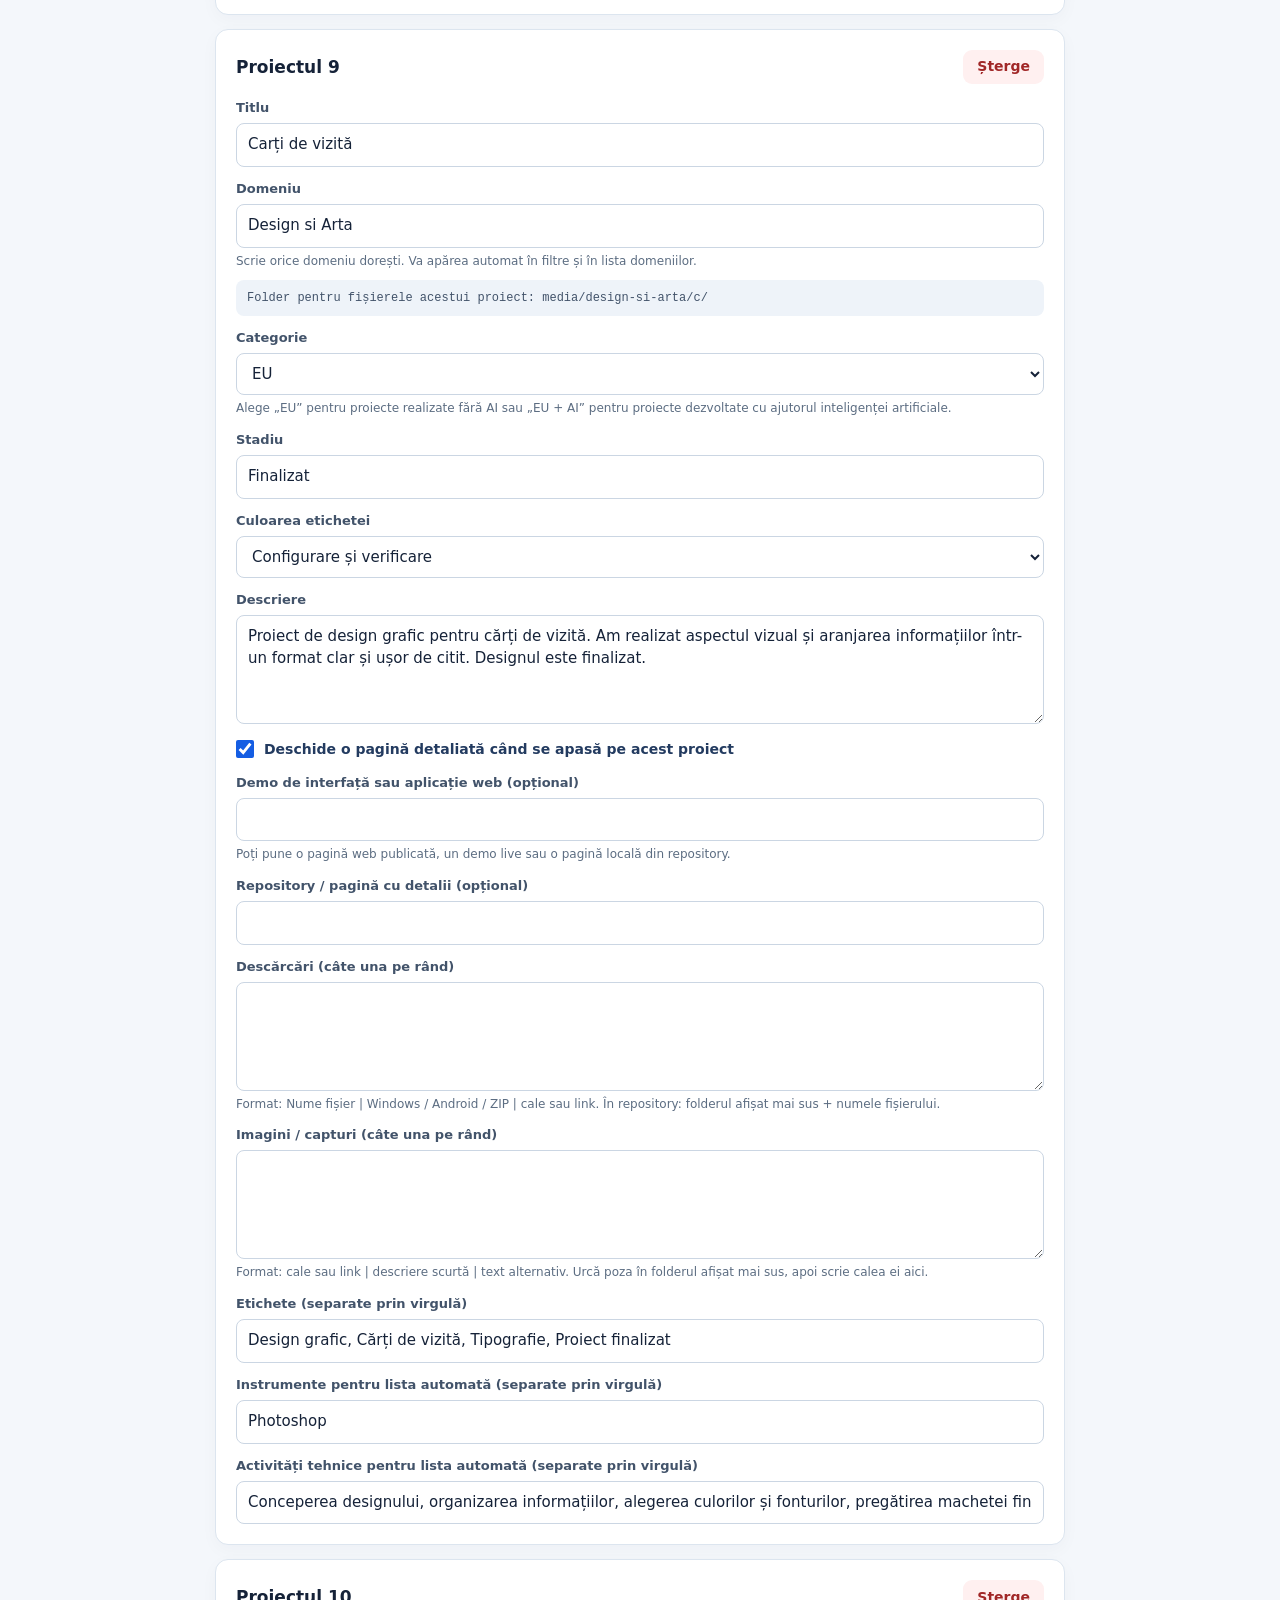
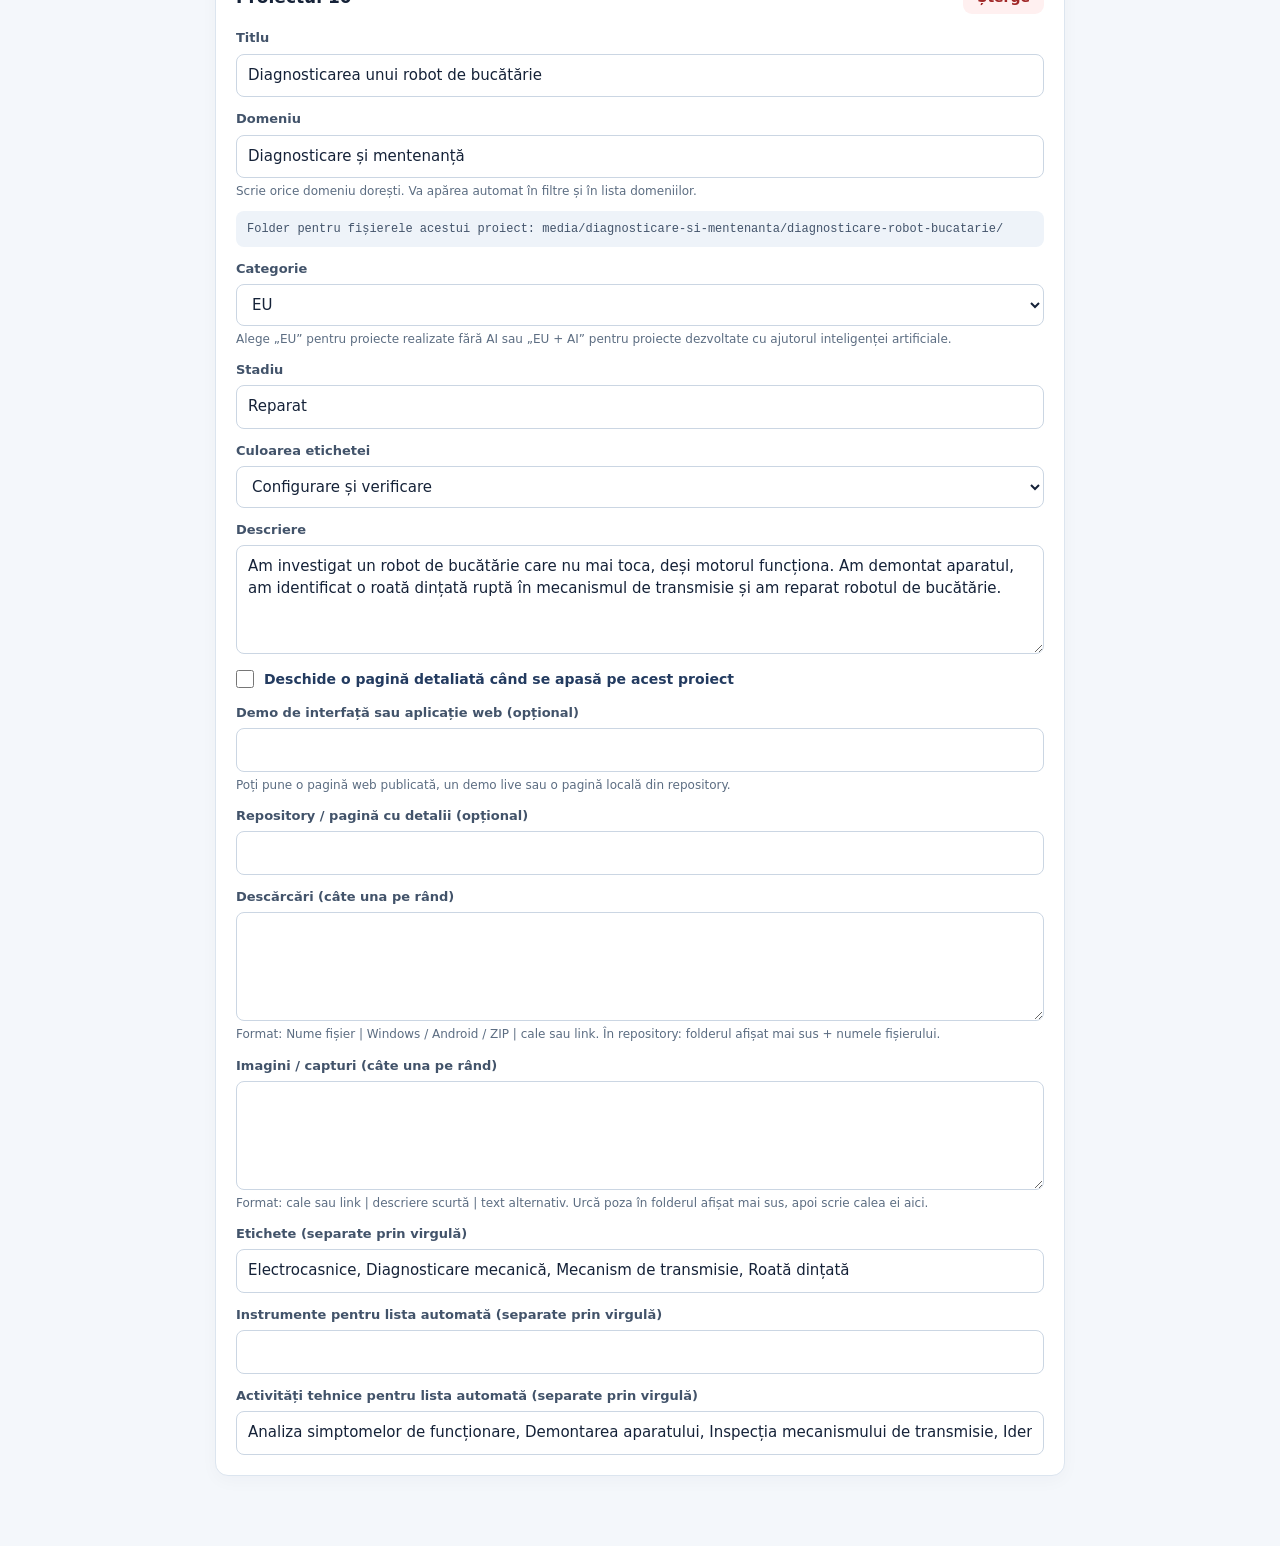
<file: editor.html>
<!doctype html>
<html lang="ro">
<head>
  <meta charset="utf-8">
  <meta name="viewport" content="width=device-width, initial-scale=1">
  <meta name="description" content="Editor local pentru proiectele personale din portofoliu.">
  <title>Editor de proiecte | Portofoliu personal</title>
  <link rel="stylesheet" href="editor.css">
  <script src="editor.js" defer></script>
</head>
<body>
  <main class="editor-shell">
    <a class="back-link" href="index.html">← Înapoi la portofoliu</a>
    <header class="editor-header">
      <p class="eyebrow">Instrument local</p>
      <h1>Editează proiectele</h1>
      <p>Adaugă proiecte din orice domeniu. Domeniul este liber, iar paginile detaliate pot fi activate separat pentru fiecare proiect.</p>
    </header>

    <section class="notice" aria-label="Instrucțiuni">
      <strong>Materialele proiectului</strong>
      <ol>
        <li>Fiecare proiect are un folder sugerat în <code>media/domeniu/proiect/</code>.</li>
        <li>Încarcă acolo poze, capturi și fișiere de aplicații, apoi adaugă căile lor în câmpurile proiectului.</li>
        <li>Demo-ul web, repository-ul și pagina detaliată sunt opționale.</li>
      </ol>
    </section>

    <section class="toolbar" aria-label="Acțiuni pentru proiecte">
      <label class="file-button">Încarcă projects.json<input id="file-input" type="file" accept=".json,application/json"></label>
      <button id="add-project" type="button" class="button button-secondary" disabled>+ Adaugă proiect</button>
      <button id="download" type="button" class="button button-primary" disabled>Descarcă projects.json</button>
    </section>
    <p id="message" class="message" role="status">Se încearcă încărcarea automată a projects.json…</p>
    <p class="editor-hint">Fișierele mari pot fi găzduite separat, de exemplu într-o versiune GitHub Releases. După editare, descarcă și publică noul <code>projects.json</code>.</p>
    <div id="project-list" class="project-list"></div>
  </main>
</body>
</html>
</file>
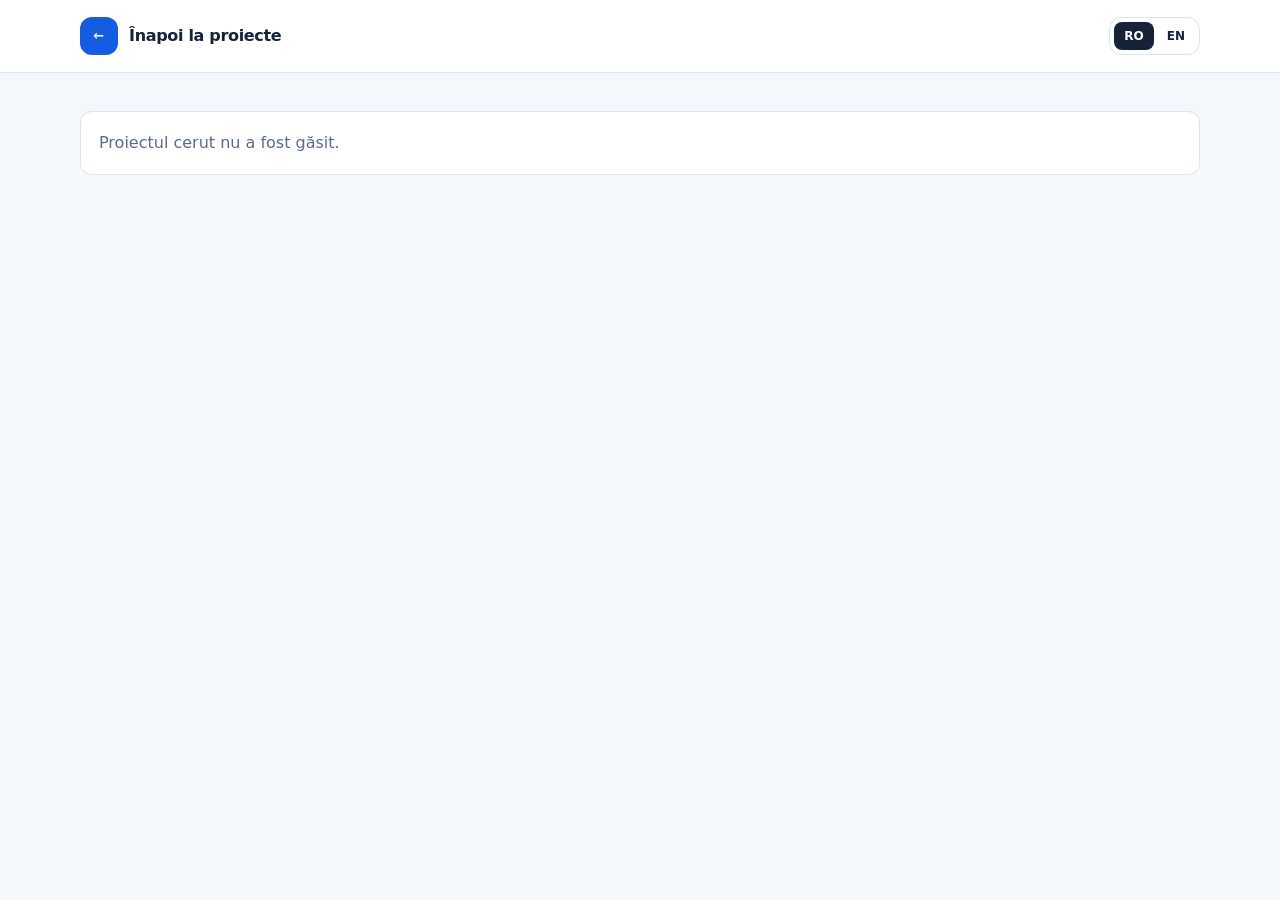
<file: project.html>
<!doctype html>
<html lang="ro">
<head>
  <meta charset="utf-8">
  <meta name="viewport" content="width=device-width, initial-scale=1">
  <meta name="theme-color" content="#f4f7fb">
  <meta name="description" content="Detalii, imagini și materiale pentru un proiect personal.">
  <title>Detalii proiect | Portofoliu personal</title>
  <link rel="stylesheet" href="styles.css">
  <script src="project.js" defer></script>
</head>
<body>
  <a class="skip-link" href="#project-detail">Sari la detaliile proiectului</a>
  <header class="site-header">
    <div class="container nav-wrap">
      <a class="brand" href="index.html#proiecte">
        <span class="brand-mark" aria-hidden="true">←</span>
        <span class="brand-text">Înapoi la proiecte</span>
      </a>
    </div>
  </header>
  <main id="project-detail" class="container project-detail-page" aria-live="polite">
    <p class="loading-note">Se încarcă detaliile proiectului…</p>
  </main>
</body>
</html>
</file>
<file: media/aplicatii-si-software/Librionyx/settings/styles.css>
:root {
  --bg: #0b1322;
  --panel: #15243a;
  --accent: #55cde2;
  --accent2: #2787b4;
  --text: #eff5ff;
  --button: #55cde2;
  --muted: #91a8be;
  --border: #26354b;
  --surface: #111d31;
  --inner: #101a2b;
  --input: #101b2c;
  --button-text: #081927;
  --radius: 13px;
  --card-shadow: 0 10px 32px rgba(0, 0, 0, 0.08);
}
* { box-sizing: border-box; }
html { height: 100%; }
body { margin: 0; min-height: 100vh; font-family: "Segoe UI", Inter, -apple-system, BlinkMacSystemFont, Arial, sans-serif; color: var(--text); background: var(--bg); font-size: 14px; -webkit-font-smoothing: antialiased; }
button, input, select { font: inherit; }
button { cursor: pointer; }
button:disabled { cursor: not-allowed; opacity: .45; }
button:focus-visible,input:focus-visible,select:focus-visible { outline: 2px solid var(--accent); outline-offset: 3px; }
.app-shell { min-height: 100vh; display: flex; flex-direction: column; }
.topbar { height: 79px; flex-shrink: 0; border-bottom: 1px solid var(--border); display: flex; align-items: center; justify-content: space-between; padding: 0 30px; gap: 24px; background: var(--bg); }
.brand,.top-actions { display:flex; align-items: center; }
.brand { gap: 21px; min-width: 0; }
.brand img { width: 196px; height: 51px; object-fit: contain; object-position: left center; }
.brand-divider { width: 1px; height: 24px; background: var(--border); }
.brand-caption { font-size: 11px; letter-spacing: 1.65px; font-weight: 700; white-space: nowrap; }
.caption-muted { color: var(--muted); font-weight: 500; }
.top-actions { gap: 15px; }
.preview-pill,.version-pill { color: var(--muted); white-space: nowrap; font-size: 12px; }
.preview-pill { display: flex; align-items: center; gap: 8px; }
.pulse-dot,.status-dot { width: 7px; height: 7px; border-radius: 50%; background: var(--accent); display: inline-block; box-shadow: 0 0 0 3px color-mix(in srgb, var(--accent) 13%, transparent); }
.icon-button { width: 36px; height: 36px; display: grid; place-items: center; background: var(--surface); color: var(--text); border: 1px solid var(--border); border-radius: 8px; font-size: 19px; }
.icon-button:hover { border-color: var(--accent); }
.workspace { display:grid; grid-template-columns: 274px minmax(0, 1fr); flex: 1; min-height: 0; }
.sidebar { display: flex; flex-direction: column; padding: 31px 18px 26px; background: var(--surface); border-right: 1px solid var(--border); min-height: 0; }
.side-heading,.side-label,.eyebrow,.control-label { font-size: 10px; letter-spacing: 1.5px; font-weight: 800; color: var(--accent); }
.side-heading { padding: 0 14px; }
.sidebar h2 { margin: 12px 14px 4px; font-size: 27px; letter-spacing: -.85px; font-weight: 650; }
.sidebar>p { color: var(--muted); margin: 0 14px 29px; font-size: 12px; line-height: 1.75; max-width: 200px; }
.side-label { color: var(--muted); opacity: .9; padding: 0 14px; margin-bottom: 11px; }
.navigation { display:flex; flex-direction:column; gap: 4px; }
.nav-item { background: transparent; border: 1px solid transparent; display:flex; align-items: center; gap: 12px; min-height: 46px; padding: 0 12px; width: 100%; text-align: left; color: var(--muted); border-radius: 8px; transition: color .14s, background .14s, border-color .14s; font-weight: 550; white-space: nowrap; }
.nav-item:hover { background: color-mix(in srgb, var(--panel) 90%, transparent); color: var(--text); }
.nav-item.active { border-color: color-mix(in srgb, var(--accent) 27%, transparent); background: color-mix(in srgb, var(--accent) 13%, var(--surface)); color: var(--text); }
.nav-item.active:before { position: absolute; content:''; width: 3px; height: 27px; margin-left: -13px; background: var(--accent); border-radius: 3px; }
.nav-number { color: var(--muted); font-size: 10px; font-variant-numeric: tabular-nums; font-weight: 650; }
.nav-item.active .nav-number { color: var(--accent); }
.nav-arrow { margin-left: auto; font-size: 21px; color: var(--accent); opacity: 0; }
.nav-item.active .nav-arrow,.nav-item:hover .nav-arrow { opacity: 1; }
.side-foot { margin-top: auto; padding: 19px 10px 0; display:flex; align-items:center; gap: 13px; border-top: 1px solid var(--border); }
.side-foot-icon { width: 40px; height: 40px; flex-shrink:0; border:1px solid var(--border); border-radius:11px; display:grid; place-items:center; color:var(--accent); font-size: 23px; background: var(--panel); }
.side-foot strong { display:block; font-size:12px; margin-bottom:5px; }
.side-foot small { font-size: 11px; color:var(--muted); line-height: 1.5; }
.main { padding: 33px clamp(23px, 4.3vw, 65px) 50px; min-width: 0; width:100%; max-width: 1480px; margin: 0 auto; }
.view { display:none; animation: fade-in .16s ease-out; }
.view.active { display:block; }
@keyframes fade-in { from {opacity:.4; transform:translateY(3px)} to {opacity:1;transform:none} }
.page-head { margin: 0 0 23px; }
.page-head h1 { font-weight: 680; font-size: clamp(25px, 3vw, 33px); margin: 8px 0 9px; letter-spacing: -.9px; }
.page-head p { color: var(--muted); max-width: 720px; line-height: 1.65; margin: 0; font-size: 13px; }
.page-head strong { color: var(--text); font-weight: 650; }
.settings-card { border: 1px solid var(--border); border-radius: var(--radius); background: var(--panel); box-shadow: var(--card-shadow); padding: 23px 25px; margin-bottom: 18px; }
.card-heading { display:flex; align-items:flex-start; justify-content:space-between; gap: 14px; margin-bottom: 19px; }
.card-heading h3 { font-size: 16px; margin: 0 0 7px; font-weight: 680; letter-spacing: -.18px; }
.card-heading p { font-size: 12px; line-height:1.55; color: var(--muted); margin: 0; }
.mini-icon { color:var(--accent); font-size:21px; }
.field-grid { display:grid; gap:17px; margin-top: 15px; }
.field-grid.two { grid-template-columns: repeat(2, minmax(0, 1fr)); }
.field { display:flex; flex-direction:column; gap:9px; min-width: 0; }
.field > span,.control-label { font-size: 12px; font-weight: 680; }
.field input,.field select,.compact-select { background: var(--input); color: var(--text); border: 1px solid var(--border); outline: none; height: 41px; padding: 0 12px; border-radius: 7px; min-width:0; width:100%; }
.field select,.compact-select { cursor:pointer; }
.field input:focus,.field select:focus,.compact-select:focus { border-color:var(--accent); }
.field small,.compact-row small { color:var(--muted); font-size: 11px; line-height:1.5; }
.line-divider { height:1px; background:var(--border); margin:21px 0; }
.setting-line,.compact-row { display:flex; justify-content:space-between; align-items:center; gap:18px; }
.setting-line { padding: 9px 0; }
.setting-line+.setting-line { margin-top:10px; }
.setting-line strong,.compact-row strong { display:block; font-weight:630; font-size:13px; margin-bottom: 6px; }
.setting-line p { color:var(--muted); font-size:12px; margin:0; line-height:1.4; }
.compact-row +.compact-row { margin-top: 21px; }
.compact-row > div:first-child { flex:1; }
.compact-select { max-width: 185px; }
.switch { display:inline-flex; position:relative; width:43px; height:24px; flex-shrink:0; cursor:pointer; }
.switch input { position:absolute; opacity:0; width:100%; height:100%; cursor:pointer; z-index:2; margin:0; }
.switch span { height:24px; width:43px; display:block; background:var(--border); border-radius:20px; transition:background .18s; }
.switch span:after { content:""; position:absolute; width:18px; height:18px; background:#fff; border-radius:100%; top:3px; left:3px; transition:transform .18s; }
.switch input:checked+span { background: var(--accent2); }
.switch input:checked+span:after { transform: translateX(19px); }
.switch input:focus-visible+span { outline:2px solid var(--accent); outline-offset:3px; }
.info-band { border:1px solid var(--border); border-radius:var(--radius); background:var(--surface); display:flex; gap:13px; align-items:flex-start; padding:15px 18px; }
.info-band p { color:var(--muted); font-size:12px; line-height:1.6; margin: 0; }
.info-icon { border:1px solid var(--accent2); color:var(--accent); border-radius:50%; width:20px; height:20px; display:grid; place-items:center; flex-shrink:0; font-size:12px; font-weight:800; }
.btn { border-radius: 7px; padding: 10px 16px; border: 1px solid transparent; font-size:12px; font-weight:700; min-height:39px; display:inline-flex; align-items:center; justify-content:center; gap:6px; text-decoration:none; transition: background .15s, border-color .15s, filter .15s; }
.btn-primary { background:var(--button); color:var(--button-text); }
.btn-primary:hover { filter:brightness(1.08); }
.btn-secondary { background: color-mix(in srgb, var(--accent) 9%, var(--input)); border-color:color-mix(in srgb, var(--accent) 62%, var(--border)); color:var(--text); }
.btn-secondary:hover { background: color-mix(in srgb, var(--accent) 20%, var(--input)); }
.btn-quiet { background:var(--surface); color:var(--text); border-color:var(--border); }
.btn-quiet:hover { border-color:var(--accent); }
.btn-small { font-size: 11px; padding: 7px 10px; min-height:32px; }
.action-row { display:flex; flex-wrap:wrap; gap:10px; margin-top:20px; align-items:center; }
.action-row.two-actions > * { flex:1; min-width: 225px; }
.preset-grid { display:grid; grid-template-columns:repeat(3,minmax(0,1fr)); gap:12px; }
.preset-option { border:1px solid var(--border); background:var(--surface); border-radius:10px; text-align:left; padding:12px; color:var(--text); display:flex; flex-direction:column; gap:7px; }
.preset-option:hover { border-color:var(--accent); }
.preset-option.selected { background: color-mix(in srgb,var(--accent) 8%,var(--surface)); border-color:var(--accent); box-shadow:0 0 0 1px color-mix(in srgb,var(--accent) 22%,transparent); }
.preset-option strong { font-size:12px; font-weight:750; }
.preset-option small { font-size:10px; color:var(--muted); line-height:1.4; }
.preset-example { display:flex; height:55px; border:1px solid var(--border); border-radius:6px; padding:9px; gap:5px; background:var(--inner); align-items:stretch; }
.preset-example i { display:block; background:var(--border); border-radius:3px; }
.preset-example i:first-child { width:26%; }
.preset-example i:nth-child(2) { width:43%; background: color-mix(in srgb, var(--accent) 40%, var(--border)); }
.preset-example i:last-child { flex:1; }
.mini-minimal i { border-radius: 0; background:var(--border); }
.mini-modern i { border-radius:4px; }
.mini-classic i { border-radius:1px; border-top:2px solid var(--accent); }
.segmented { display:flex; background:var(--inner); padding:3px; gap:3px; border-radius:8px; border:1px solid var(--border); flex-shrink:0; }
.segmented button { background:transparent; border:0; color:var(--muted); font-size:11px; font-weight:700; border-radius:5px; padding:9px 13px; white-space:nowrap; }
.segmented button.active { background:var(--panel); color:var(--text); box-shadow:0 2px 5px #0002; }
.color-grid { display:grid; grid-template-columns:repeat(2,minmax(0,1fr)); gap:12px; }
.color-field { display:flex; justify-content:space-between; align-items:center; gap:12px; padding: 12px 13px; background:var(--surface); border:1px solid var(--border); border-radius:9px; min-width:0; }
.color-field strong,.color-field small { display:block; }
.color-field strong { font-size: 12px; font-weight:700; margin-bottom:4px; }
.color-field small { color:var(--muted); font-size:10px; }
.color-controls { display:flex; gap:7px; align-items:center; flex-shrink:0; }
.color-controls input[type=color] { width:36px; height:34px; cursor:pointer; padding:2px; border-radius:6px; border:1px solid var(--border); background:var(--input); }
.hex-input { width:91px; height:35px; text-transform:uppercase; font-size:11px; font-family:ui-monospace,Consolas,monospace; padding:0 8px; border-radius:6px; border:1px solid var(--border); color:var(--text); background:var(--input); }
.hex-input.invalid { border-color:#ff6a78; }
.preview-label,.flag { font-size: 10px; padding: 5px 9px; border-radius: 5px; color:var(--accent); background:color-mix(in srgb,var(--accent) 10%,var(--surface)); border:1px solid color-mix(in srgb,var(--accent) 22%,var(--border)); letter-spacing:.5px; font-weight:700; white-space:nowrap; }
.mini-application { border-radius:9px; background:var(--bg); border:1px solid var(--border); padding:14px; }
.mini-top { display:flex; justify-content:space-between; align-items:center; gap:8px; padding-bottom:13px; border-bottom:1px solid var(--border); }
.mini-top strong { font-size:13px; }
.mini-top span,.mini-answer>small { color:var(--muted); font-size:11px; }
.mini-columns { display:grid; grid-template-columns: 1fr 1fr; gap:11px; padding-top:12px; }
.mini-list,.mini-answer { background:var(--panel); border:1px solid var(--border); border-radius:7px; padding:10px; }
.mini-book { display:flex; align-items:center; gap:9px; padding:9px; border-radius:5px; }
.mini-book+.mini-book { margin-top:5px; }
.mini-book.selected-book { background: color-mix(in srgb, var(--accent) 14%, var(--panel)); }
.book-symbol { width:27px;height:27px; display:grid;place-items:center; background:color-mix(in srgb, var(--accent) 17%,var(--panel)); color:var(--accent);border-radius:5px; }
.mini-book b { display:block; font-size:11px; }
.mini-book small { display:block; color:var(--muted); font-size:10px; margin-top:4px; }
.mini-answer p { font-size: 11px; line-height:1.5; min-height: 40px; }
.chip-row { display:flex; gap:6px; }
.chip { background:var(--surface); border:1px solid var(--border); font-size:10px; padding:4px 7px; border-radius:5px; color:var(--muted); }
.mini-button-row { display:flex; gap:7px; margin-top:14px; }
.mini-button-row .btn { padding:7px 12px; min-height:30px; }
.model-list { display:flex; flex-direction:column; gap:7px; }
.model-row { display:flex; align-items:center; gap:10px; border:1px solid var(--border); background:var(--surface); padding:13px 14px; border-radius:8px; }
.model-row strong { display:block; overflow-wrap:anywhere; font-size:12px; }
.model-row small { display:block; color:var(--muted); font-size:11px; margin-top:4px; }
.model-row.active { border-color:var(--accent); }
.model-row input { accent-color:var(--accent); cursor:pointer; width:15px; height:15px; }
.count-label { font-size:11px; color:var(--muted); white-space:nowrap; }
.option-grid { display:grid; gap:11px; margin-top:12px; }
.option-grid.triple { grid-template-columns:repeat(3,minmax(0,1fr)); }
.choice-card { background:var(--surface); border:1px solid var(--border); color:var(--text); border-radius:9px; padding:17px; text-align:left; min-height:83px; }
.choice-card strong { display:block; font-size:14px; margin-bottom:10px; }
.choice-card small { color:var(--muted); font-size:11px; line-height:1.4; }
.choice-card.selected { border-color:var(--accent); background:color-mix(in srgb,var(--accent) 10%,var(--surface)); }
.control-label { display:block; margin-top: 5px; }
.compact-models .model-row { padding:10px 12px; }
.inline-notice { background:color-mix(in srgb,var(--accent) 8%,var(--surface)); border:1px solid var(--border); border-radius:7px; padding:12px 14px; color:var(--muted); font-size:11px; line-height:1.6; margin:17px 0 0; }
.hardware-grid { display:grid; grid-template-columns:repeat(3,minmax(0,1fr)); gap:10px; }
.hardware-item { background:var(--surface); border:1px solid var(--border); padding:16px 14px; border-radius:8px; min-width:0; }
.hardware-item small,.hardware-item strong,.hardware-item span { display:block; }
.hardware-item small { color:var(--accent); font-size:10px; font-weight:800; margin-bottom:12px; }
.hardware-item strong { font-size:13px; overflow-wrap:anywhere; }
.hardware-item span { color:var(--muted); font-size:11px; margin-top:7px; }
.plugin-row { display:flex; justify-content:space-between; align-items:center; border:1px solid var(--border); padding:13px 15px; background:var(--surface); border-radius:8px; gap:15px; }
.plugin-row+.plugin-row { margin-top:9px; }
.plugin-row strong,.plugin-row small { display:block; }
.plugin-row strong { font-size:12px; margin-bottom:5px; }
.plugin-row small { color:var(--muted); font-size:11px; }
.about-grid { display:grid; grid-template-columns:repeat(2,minmax(0,1fr)); gap:12px; }
.about-grid div { background:var(--surface); border:1px solid var(--border); border-radius:7px; padding:14px; }
.about-grid small,.about-grid strong { display:block; }
.about-grid small { font-size:11px; color:var(--muted); margin-bottom:10px; }
.about-grid strong { font-size:13px; }
.footerbar { height: 77px; padding: 0 30px; flex-shrink:0; border-top:1px solid var(--border); background:var(--bg); display:flex; justify-content:space-between; align-items:center; gap:13px; position: sticky; bottom:0; z-index:10; }
.footerbar > div:first-child { display:flex; align-items:center; gap:10px; font-size:11px; color:var(--muted); line-height:1.4; }
.footer-actions { display:flex; gap:9px; }
.toast { position:fixed; right:23px; bottom:91px; max-width:min(420px,calc(100vw - 46px)); padding:12px 17px; color:var(--text); background:var(--panel); border:1px solid var(--accent); border-radius:9px; box-shadow:0 12px 35px #0005; font-size:12px; line-height:1.5; z-index:100; visibility:hidden; opacity:0; transform:translateY(5px); transition:opacity .17s, transform .17s, visibility .17s; }
.toast.show { opacity:1;visibility:visible;transform:none; }
body.preset-minimalist { --radius: 3px; --card-shadow: none; }
body.preset-minimalist .btn,body.preset-minimalist .nav-item,body.preset-minimalist .preset-option,body.preset-minimalist .model-row { border-radius:3px; }
body.preset-classic { --radius: 5px; --card-shadow:0 2px 5px #0002; font-family: Georgia,"Segoe UI",serif; }
body.preset-classic .field,body.preset-classic .settings-card p,body.preset-classic .btn,body.preset-classic .navigation { font-family:"Segoe UI",Arial,sans-serif; }
body.preset-classic h1,body.preset-classic h2,body.preset-classic h3 { font-weight:650; letter-spacing:0; }
@media(max-width:1150px) { .workspace { grid-template-columns:225px minmax(0,1fr); } .main { padding:30px 24px 50px; } .sidebar { padding-left:12px; padding-right:12px; } .color-grid { grid-template-columns:1fr; } .settings-card { padding:19px 20px; } }
@media(max-width:780px) { .topbar { padding:0 15px; height:67px; } .brand { gap:9px; } .brand img { width:144px; height:41px; } .version-pill,.brand-divider,.brand-caption { display:none; } .preview-pill { font-size:10px; } .workspace { grid-template-columns:1fr; } .sidebar { border-right:none; border-bottom:1px solid var(--border); padding:15px; } .side-heading,.sidebar h2,.sidebar>p,.side-label,.side-foot { display:none; } .navigation { flex-direction:row; overflow-x:auto; } .nav-item { width:auto; padding:8px 13px; min-height:37px; flex-shrink:0; } .nav-number,.nav-arrow,.nav-item.active:before { display:none; } .main { padding:21px 14px 35px; } .footerbar { padding:12px 14px; height:auto; min-height:69px; } #status-text { display:none; } .field-grid.two,.hardware-grid { grid-template-columns:1fr; } .action-row.two-actions { flex-direction:column; } .action-row.two-actions>* { width:100%; min-width:0; } }
@media(max-width:540px) { .preset-grid,.option-grid.triple,.mini-columns { grid-template-columns:1fr; } .card-heading { align-items:flex-start; } .card-heading .btn-small { margin-top:1px; } .compact-row { align-items:flex-start; flex-direction:column; } .compact-select { max-width:none; } .settings-card { padding:16px; } .footerbar .btn { font-size:10px; padding:8px 10px; } .footerbar>div:first-child { display:none; } .footer-actions { width:100%; justify-content:flex-end; } .color-field { padding:11px 8px; } }
@media(prefers-reduced-motion:reduce) { *,*::before,*::after { animation:none!important; transition:none!important; } }
/* Keep horizontally scrollable category tabs inside the narrow viewport. */
@media (max-width:780px) {
  .workspace { grid-template-columns: minmax(0,1fr); min-width:0; width:100%; }
  .sidebar,.navigation { min-width:0; max-width:100%; }
  .navigation { width:100%; }
}
</file>
<file: styles.css>
:root {
  color-scheme: light;
  --ink: #152238;
  --muted: #5c6d82;
  --line: #dce5ef;
  --paper: #ffffff;
  --canvas: #f4f7fb;
  --blue: #145de3;
  --blue-dark: #1049b4;
  --mint: #dff7ef;
  --mint-ink: #137b5d;
  --shadow: 0 14px 38px rgba(18, 38, 70, .07);
}

* { box-sizing: border-box; }
html { scroll-behavior: smooth; scroll-padding-top: 88px; }
body {
  margin: 0;
  color: var(--ink);
  background: var(--canvas);
  font-family: Inter, ui-sans-serif, system-ui, -apple-system, BlinkMacSystemFont, "Segoe UI", sans-serif;
  font-size: 16px;
  line-height: 1.65;
}
a { color: inherit; }
a:focus-visible { outline: 3px solid #f2a900; outline-offset: 4px; border-radius: 5px; }
.container { width: min(1120px, calc(100% - 40px)); margin-inline: auto; }
.skip-link { position: absolute; top: -60px; left: 16px; z-index: 10; padding: 10px 14px; color: white; background: var(--ink); border-radius: 8px; }
.skip-link:focus { top: 12px; }
.site-header { position: sticky; top: 0; z-index: 5; background: rgba(255,255,255,.92); border-bottom: 1px solid rgba(220,229,239,.9); backdrop-filter: blur(12px); }
.nav-wrap { min-height: 72px; display: flex; align-items: center; justify-content: space-between; gap: 24px; }
.brand { display: inline-flex; align-items: center; gap: 11px; text-decoration: none; font-weight: 750; letter-spacing: -.02em; }
.brand-mark { display: grid; place-items: center; width: 38px; height: 38px; border-radius: 12px; color: white; background: var(--blue); font-size: 13px; letter-spacing: .04em; }
nav { display: flex; align-items: center; gap: 25px; }
nav a { color: var(--muted); text-decoration: none; font-size: 14px; font-weight: 650; }
nav a:hover { color: var(--blue); }
nav .nav-contact { padding: 8px 14px; color: white; background: var(--ink); border-radius: 9px; }
.hero { display: grid; grid-template-columns: minmax(0, 1.35fr) minmax(280px, .65fr); align-items: center; gap: 64px; padding-top: 82px; padding-bottom: 88px; }
.eyebrow { margin: 0 0 13px; color: var(--blue); font-size: 12px; font-weight: 800; letter-spacing: .13em; text-transform: uppercase; }
.status-dot { display: inline-block; width: 8px; height: 8px; margin-right: 7px; border-radius: 50%; background: #26a879; box-shadow: 0 0 0 4px #dff7ef; vertical-align: 1px; }
h1, h2, h3, p { margin-top: 0; }
h1 { max-width: 720px; margin-bottom: 18px; font-size: clamp(2.4rem, 6vw, 4.3rem); line-height: 1.06; letter-spacing: -.055em; }
h1 span { color: var(--blue); }
.hero-lead { max-width: 680px; margin-bottom: 27px; color: var(--muted); font-size: 18px; line-height: 1.7; }
.hero-actions { display: flex; flex-wrap: wrap; gap: 12px; }
.button { display: inline-flex; align-items: center; gap: 10px; min-height: 46px; padding: 0 17px; border-radius: 10px; text-decoration: none; font-size: 14px; font-weight: 750; }
.button-primary { color: white; background: var(--blue); box-shadow: 0 8px 18px rgba(20,93,227,.2); }
.button-primary:hover { background: var(--blue-dark); }
.button-quiet { color: var(--ink); background: white; border: 1px solid var(--line); }
.hero-card { position: relative; overflow: hidden; padding: 26px; background: var(--ink); border-radius: 22px; color: white; box-shadow: var(--shadow); }
.hero-card::after { content: ""; position: absolute; right: -54px; top: -72px; width: 190px; height: 190px; border: 1px solid rgba(255,255,255,.12); border-radius: 50%; box-shadow: 0 0 0 24px rgba(255,255,255,.035), 0 0 0 50px rgba(255,255,255,.025); }
.card-orbit { display: grid; place-items: center; width: 72px; height: 72px; margin-bottom: 28px; border: 1px solid rgba(255,255,255,.28); border-radius: 50%; color: #a9c8ff; font-size: 20px; font-weight: 800; }
.hero-card-label { position: relative; z-index: 1; margin-bottom: 12px; color: #9eb2cf; font-size: 12px; font-weight: 750; letter-spacing: .12em; text-transform: uppercase; }
.hero-card ul { position: relative; z-index: 1; display: grid; gap: 12px; margin: 0; padding: 0; list-style: none; }
.hero-card li { display: flex; align-items: center; gap: 13px; font-size: 15px; font-weight: 650; }
.hero-card li span { color: #70a3ff; font-size: 11px; font-variant-numeric: tabular-nums; }
.section { padding-top: 36px; padding-bottom: 78px; }
.section-heading { display: flex; align-items: end; justify-content: space-between; gap: 35px; margin-bottom: 25px; }
.section-heading .eyebrow { margin-bottom: 5px; }
h2 { margin-bottom: 0; font-size: clamp(1.8rem, 3vw, 2.4rem); line-height: 1.15; letter-spacing: -.04em; }
.section-note { max-width: 365px; margin: 0 0 3px; color: var(--muted); font-size: 14px; }
.project-grid { display: grid; grid-template-columns: repeat(2, minmax(0, 1fr)); gap: 16px; }
.project-card { min-height: 238px; padding: 22px 23px 20px; background: var(--paper); border: 1px solid var(--line); border-radius: 16px; box-shadow: 0 5px 17px rgba(18,38,70,.025); }
.project-card:hover { border-color: #b7c9e0; box-shadow: var(--shadow); transform: translateY(-2px); transition: .18s ease; }
.project-featured { border-color: #b7cffa; background: linear-gradient(145deg,#fff 35%,#f3f8ff); }
.project-topline { display: flex; align-items: center; justify-content: space-between; gap: 12px; margin-bottom: 14px; }
.project-index { color: #8a99ac; font-size: 12px; font-weight: 800; letter-spacing: .1em; }
.tag { display: inline-flex; align-items: center; padding: 4px 9px; border-radius: 999px; font-size: 11px; line-height: 1.45; font-weight: 750; }
.tag-progress { color: #1451b5; background: #e7f0ff; }
.tag-test { color: #73510d; background: #fff2d3; }
.tag-done { color: var(--mint-ink); background: var(--mint); }
.tag-wip { color: #8a4b17; background: #fff0e2; }
.tag-plan { color: #5e6382; background: #eeeff8; }
.project-card h3 { margin-bottom: 8px; font-size: 18px; line-height: 1.3; letter-spacing: -.02em; }
.project-card p { margin-bottom: 17px; color: var(--muted); font-size: 14px; line-height: 1.65; }
.chips { display: flex; flex-wrap: wrap; gap: 7px; }
.chips span, .tool-list span { padding: 5px 9px; color: #43536a; background: #f0f4f8; border-radius: 7px; font-size: 11px; font-weight: 700; }
.section-alt { background: #eaf0f7; }
.tool-layout { display: grid; grid-template-columns: 1fr 1fr; gap: 16px; margin-top: 25px; }
.tool-panel { padding: 23px; background: white; border: 1px solid var(--line); border-radius: 15px; }
.tool-panel h3 { margin-bottom: 16px; font-size: 16px; }
.tool-list { display: flex; flex-wrap: wrap; gap: 8px; }
.check-list { display: grid; gap: 9px; margin: 0; padding: 0; color: var(--muted); list-style: none; font-size: 14px; }
.check-list li::before { content: "✓"; display: inline-grid; place-items: center; width: 19px; height: 19px; margin-right: 9px; color: var(--mint-ink); background: var(--mint); border-radius: 50%; font-size: 11px; font-weight: 900; }
.bottom-grid { display: grid; grid-template-columns: 1.2fr .8fr; gap: 38px; padding-top: 74px; }
.bottom-grid h2 { margin-bottom: 23px; }
.education-item { display: grid; grid-template-columns: 92px 1fr; gap: 12px; padding: 16px 0; border-top: 1px solid var(--line); }
.education-year { padding-top: 2px; color: var(--blue); font-size: 13px; font-weight: 800; }
.education-item h3 { margin-bottom: 3px; font-size: 15px; }
.education-item p { margin: 0; color: var(--muted); font-size: 14px; }
.contact-card { padding: 25px; background: white; border: 1px solid var(--line); border-radius: 16px; }
.contact-card h2 { margin-bottom: 9px; }
.contact-card > p:not(.eyebrow) { color: var(--muted); font-size: 14px; }
.contact-card dl { display: grid; gap: 12px; margin: 20px 0 0; }
.contact-card dl div { display: grid; grid-template-columns: 105px 1fr; gap: 10px; padding-top: 10px; border-top: 1px solid #edf1f5; }
.contact-card dt { color: #8391a3; font-size: 12px; font-weight: 750; }
.contact-card dd { overflow-wrap: anywhere; margin: 0; font-size: 13px; font-weight: 650; }
.site-footer { padding: 21px 0; color: #8794a5; background: white; border-top: 1px solid var(--line); font-size: 12px; }
.footer-inner { display: flex; justify-content: space-between; gap: 15px; }
@media (max-width: 760px) {
  .nav-wrap { align-items: flex-start; flex-direction: column; padding-top: 14px; padding-bottom: 12px; gap: 13px; }
  nav { width: 100%; justify-content: space-between; gap: 10px; }
  nav a { font-size: 12px; }
  .hero { grid-template-columns: 1fr; gap: 28px; padding-top: 55px; padding-bottom: 55px; }
  .hero-card { max-width: 500px; }
  .section { padding-bottom: 56px; }
  .section-heading { align-items: flex-start; flex-direction: column; gap: 12px; }
  .project-grid, .tool-layout, .bottom-grid { grid-template-columns: 1fr; }
  .bottom-grid { gap: 22px; padding-top: 55px; }
  .project-card { min-height: 0; }
}
@media (max-width: 430px) {
  .container { width: min(100% - 28px, 1120px); }
  nav { flex-wrap: wrap; justify-content: flex-start; column-gap: 17px; row-gap: 8px; }
  nav .nav-contact { padding: 5px 9px; }
  h1 { font-size: 2.45rem; }
  .hero-lead { font-size: 16px; }
  .project-card { padding: 18px; }
  .contact-card dl div { grid-template-columns: 86px 1fr; }
  .footer-inner { flex-direction: column; }
}
@media (prefers-reduced-motion: reduce) {
  html { scroll-behavior: auto; }
  *, *::before, *::after { transition-duration: .01ms !important; animation-duration: .01ms !important; }
}

.loading-note { grid-column: 1 / -1; margin: 0; padding: 18px; color: var(--muted); background: white; border: 1px solid var(--line); border-radius: 12px; }

.project-link { display: inline-flex; margin-top: 15px; color: var(--blue); font-size: 13px; font-weight: 800; text-decoration: none; }
.project-link:hover { color: var(--blue-dark); text-decoration: underline; }

.project-filters { display:flex; flex-wrap:wrap; gap:9px; margin:0 0 11px; }
.filter-button { min-height:39px; padding:7px 13px; color:var(--ink); background:#fff; border:1px solid var(--line); border-radius:999px; font:700 13px/1.3 system-ui,-apple-system,"Segoe UI",sans-serif; cursor:pointer; }
.filter-button[aria-pressed="true"] { color:#fff; background:var(--ink); border-color:var(--ink); }
.filter-button:focus-visible { outline:3px solid #a6c3ff; outline-offset:2px; }
.project-count { min-height:20px; margin:0 0 13px; color:var(--muted); font-size:12px; }
.domain-label { display:inline-flex; margin:0 0 8px !important; padding:4px 9px; color:#1451b5 !important; background:#e7f0ff; border-radius:999px; font-size:11px !important; font-weight:800; }
.project-description { margin-bottom:15px !important; }
.project-gallery { display:grid; grid-template-columns:repeat(auto-fit,minmax(130px,1fr)); gap:9px; margin-top:17px; }
.gallery-item { overflow:hidden; display:flex; flex-direction:column; gap:5px; color:var(--muted); background:#f2f5f9; border:1px solid var(--line); border-radius:10px; font-size:11px; text-decoration:none; }
.gallery-item img { width:100%; aspect-ratio:16/10; object-fit:cover; }
.gallery-item span { padding:0 9px 8px; }
.project-actions { display:flex; flex-wrap:wrap; gap:8px; margin-top:16px; }
.project-actions .project-link { min-height:35px; align-items:center; margin:0; padding:7px 11px; color:#1451b5; background:#eef4ff; border-radius:8px; font-size:12px; }
.project-actions .action-demo { color:#fff; background:var(--blue); }
.project-actions .action-demo:hover { color:#fff; background:var(--blue-dark); text-decoration:none; }
.project-actions .action-download { color:#137b5d; background:#e5f7f0; }
.editor-hint { margin:0 0 18px; color:var(--muted); font-size:13px; }
.project-card-openable { cursor:pointer; }
.project-card-openable:focus-visible { outline:3px solid #145de3; outline-offset:3px; }
.project-actions .action-details { color:#fff; background:#152238; }
.project-actions .action-details:hover { color:#fff; background:#263b5b; text-decoration:none; }
.project-detail-page { min-height:70vh; padding-top:38px; padding-bottom:72px; }
.detail-back { display:inline-flex; margin-bottom:22px; color:var(--blue); font-size:14px; font-weight:750; text-decoration:none; }
.project-detail-header { padding:30px; background:#fff; border:1px solid var(--line); border-radius:18px; box-shadow:var(--shadow); }
.project-detail-header h1 { margin:8px 0 12px; font-size:clamp(2rem,5vw,3.3rem); }
.project-detail-description { max-width:850px; margin:18px 0 0; color:var(--muted); font-size:16px; white-space:pre-line; }
.project-detail-actions { margin-top:22px; }
.project-detail-link { color:var(--ink); background:#f0f4f8; border:0; cursor:pointer; }
.project-detail-section { margin-top:25px; padding:24px; background:#fff; border:1px solid var(--line); border-radius:16px; }
.project-detail-section h2 { margin:0 0 18px; font-size:21px; }
.detail-gallery { display:grid; grid-template-columns:repeat(auto-fill,minmax(230px,1fr)); gap:15px; }
.detail-gallery figure { overflow:hidden; margin:0; background:#f2f5f9; border:1px solid var(--line); border-radius:12px; }
.detail-gallery img { display:block; width:100%; aspect-ratio:16/10; object-fit:cover; }
.detail-gallery figcaption { padding:10px 12px; color:var(--muted); font-size:13px; }
.project-detail-list { display:flex; flex-wrap:wrap; gap:9px; margin:0; padding:0; list-style:none; }
.project-detail-list li { padding:7px 10px; color:#43536a; background:#f0f4f8; border-radius:8px; font-size:13px; }
.detail-message { margin-top:40px; padding:26px; background:#fff; border:1px solid var(--line); border-radius:16px; }
.detail-message p { color:var(--muted); }
@media(max-width:600px) { .project-detail-header,.project-detail-section { padding:20px; } .detail-gallery { grid-template-columns:1fr; } }

.project-group { min-width:0; margin:0; }
.project-groups-list { display: grid; gap: 22px; }
.project-group-heading { display:flex; align-items:center; gap:14px; min-height:86px; margin:0 0 13px; padding:15px 17px; background:#fff; border:1px solid var(--line); border-radius:15px; }
.project-group-heading h3 { margin:0; font-size:19px; line-height:1.25; }
.project-group-heading p { margin:4px 0 0; color:var(--muted); font-size:13px; }
.project-group-logo { position:relative; display:grid; place-items:center; flex:0 0 54px; width:54px; height:54px; overflow:hidden; color:#1451b5; background:#e7f0ff; border-radius:13px; font-size:12px; font-weight:800; }
.project-group-logo img { position:absolute; inset:0; width:100%; height:100%; object-fit:contain; background:#fff; }
.project-group-logo-fallback { max-width:100%; overflow:hidden; padding:4px; text-overflow:ellipsis; white-space:nowrap; }
.project-group-logo-fallback[hidden] { display:none; }
.project-group-filters { margin-top:18px; }

/* Categorii de proiecte cu logo și selecție vizuală clară. */
.project-group-filters { display:grid; grid-template-columns:repeat(3,minmax(0,1fr)); gap:12px; margin:18px 0 16px; }
.category-filter-button { display:flex; align-items:center; gap:12px; min-width:0; min-height:72px; padding:11px 14px; text-align:left; color:var(--ink); background:linear-gradient(145deg,#fff,#f8faff); border:1px solid var(--line); border-radius:16px; box-shadow:0 5px 15px rgba(18,38,70,.035); font:inherit; cursor:pointer; transition:transform .16s ease,border-color .16s ease,box-shadow .16s ease,background .16s ease; }
.category-filter-button:hover { transform:translateY(-2px); border-color:#a9c4eb; box-shadow:0 10px 22px rgba(18,38,70,.09); }
.category-filter-button[aria-pressed="true"] { color:#fff; background:linear-gradient(135deg,#152238,#25436d); border-color:#152238; box-shadow:0 10px 24px rgba(21,34,56,.2); }
.category-filter-button:focus-visible { outline:3px solid #8bb5ff; outline-offset:3px; }
.category-filter-logo { position:relative; display:grid; place-items:center; flex:0 0 44px; width:44px; height:44px; overflow:hidden; color:#fff; background:linear-gradient(145deg,#145de3,#5291ff); border:1px solid rgba(255,255,255,.25); border-radius:13px; font-size:11px; font-weight:850; letter-spacing:.02em; }
.category-filter-button[aria-pressed="true"] .category-filter-logo { background:linear-gradient(145deg,#397df0,#82adff); }
.category-filter-logo img { position:absolute; inset:0; width:100%; height:100%; padding:4px; object-fit:contain; background:#fff; border-radius:12px; }
.category-filter-fallback { max-width:100%; overflow:hidden; padding:3px; text-overflow:ellipsis; white-space:nowrap; }
.category-filter-fallback[hidden] { display:none; }
.category-filter-copy { display:grid; gap:2px; min-width:0; }
.category-filter-copy strong { overflow:hidden; font-size:14px; line-height:1.25; text-overflow:ellipsis; white-space:nowrap; }
.category-filter-copy small { overflow:hidden; color:var(--muted); font-size:11px; line-height:1.35; text-overflow:ellipsis; white-space:nowrap; }
.category-filter-button[aria-pressed="true"] .category-filter-copy small { color:#d4e1f5; }
@media(max-width:760px) { .project-group-filters { grid-template-columns:repeat(2,minmax(0,1fr)); } }
@media(max-width:480px) { .project-group-filters { grid-template-columns:1fr; gap:8px; } .category-filter-button { min-height:62px; } }
@media(prefers-reduced-motion:reduce) { .category-filter-button { transition:none; } }

/* Layoutul grupurilor: alăturate la vedere generală, pe lățime completă la filtrare. */
.project-groups-list { grid-column:1 / -1; min-width:0; display:grid; grid-template-columns:minmax(0,1fr); gap:22px; }
.project-groups-list.is-all-groups { grid-template-columns:repeat(2,minmax(0,1fr)); align-items:start; }
.project-groups-list.is-all-groups .project-group { min-width:0; }
.project-groups-list.is-all-groups .project-group .project-grid { grid-template-columns:minmax(0,1fr); }
.project-groups-list.is-single-group { width:100%; }
@media(max-width:760px) {
  .project-groups-list.is-all-groups { grid-template-columns:minmax(0,1fr); }
  .project-groups-list.is-all-groups .project-group .project-grid { grid-template-columns:repeat(2,minmax(0,1fr)); }
}
@media(max-width:520px) {
  .project-groups-list.is-all-groups .project-group .project-grid { grid-template-columns:minmax(0,1fr); }
}
</file>
<file: cv.css>
.cv-intro { max-width:660px; margin:0 0 28px; color:var(--muted); }
.cv-card { display:flex; flex-direction:column; align-items:flex-start; gap:16px; }
.cv-card h2 { font-size:26px; }
.cv-card p { margin:0; }
.cv-actions { margin-top:auto; padding-top:8px; }
.cv-actions p { color:var(--muted); }
.cv-actions a { overflow-wrap:anywhere; }
.site-header nav { flex-wrap:wrap; }
@media(max-width:640px) { .cv-grid { grid-template-columns:minmax(0,1fr); } }
</file>
<file: editor.css>
:root { color-scheme: light; --ink:#152238; --muted:#5c6d82; --line:#dce5ef; --blue:#145de3; --paper:#fff; --canvas:#f4f7fb; }
* { box-sizing:border-box; }
body { margin:0; background:var(--canvas); color:var(--ink); font:16px/1.55 system-ui,-apple-system,"Segoe UI",sans-serif; }
.editor-shell { width:min(850px,calc(100% - 32px)); margin:0 auto; padding:32px 0 70px; }
.back-link { color:var(--blue); text-decoration:none; font-weight:700; font-size:14px; }
.editor-header { margin:34px 0 24px; }
.eyebrow { margin:0 0 5px; color:var(--blue); text-transform:uppercase; letter-spacing:.12em; font-size:12px; font-weight:800; }
h1 { margin:0 0 10px; font-size:clamp(2rem,5vw,3rem); line-height:1.1; letter-spacing:-.04em; }
.editor-header p:last-child { max-width:680px; color:var(--muted); margin-bottom:0; }
.notice { padding:18px 20px; background:#eaf2ff; border:1px solid #cbdcf8; border-radius:12px; color:#233b60; }
.notice ol { margin:8px 0 0; padding-left:22px; }
.notice li+li { margin-top:3px; }
code { padding:2px 5px; background:#fff; border:1px solid #d7e0ed; border-radius:5px; font-size:.9em; }
.toolbar { display:flex; align-items:center; flex-wrap:wrap; gap:10px; margin:22px 0 10px; }
button,.file-button { min-height:42px; display:inline-flex; align-items:center; justify-content:center; padding:0 14px; border:0; border-radius:9px; font:inherit; font-size:14px; font-weight:750; cursor:pointer; }
button:disabled { opacity:.45; cursor:not-allowed; }
.file-button { position:relative; overflow:hidden; background:white; border:1px solid var(--line); }
.file-button input { position:absolute; inset:0; opacity:0; width:100%; cursor:pointer; }
.button-primary { background:var(--blue); color:white; }
.button-secondary { background:var(--ink); color:white; }
.message { min-height:27px; color:var(--muted); font-size:14px; }
.message.success { color:#137b5d; }
.message.error { color:#a12727; }
.project-list { display:grid; gap:14px; margin-top:17px; }
.edit-card { padding:20px; background:var(--paper); border:1px solid var(--line); border-radius:13px; box-shadow:0 5px 17px rgba(18,38,70,.03); }
.card-heading { display:flex; align-items:center; justify-content:space-between; gap:15px; margin-bottom:14px; }
.card-heading h2 { margin:0; font-size:17px; }
.delete-button { color:#a12727; background:#fff0f0; min-height:34px; }
.field { display:grid; gap:5px; margin-top:12px; color:#42536a; font-size:13px; font-weight:750; }
.field input,.field textarea,.field select { width:100%; padding:10px 11px; color:var(--ink); background:white; border:1px solid #cbd6e3; border-radius:8px; font:400 15px/1.45 system-ui,-apple-system,"Segoe UI",sans-serif; }
.field textarea { resize:vertical; }
.field small { color:var(--muted); font-size:12px; font-weight:450; line-height:1.45; }
.editor-hint { margin:8px 0 18px; color:var(--muted); font-size:13px; }
.toggle-field { display:flex; align-items:flex-start; gap:10px; margin-top:15px; color:#233b60; font-size:14px; font-weight:700; cursor:pointer; }
.toggle-field input { width:18px; height:18px; margin:1px 0 0; accent-color:var(--blue); }
.asset-folder-hint { margin:10px 0 0; padding:9px 11px; overflow-wrap:anywhere; color:#42536a; background:#eef3f9; border-radius:8px; font:12px/1.5 ui-monospace,SFMono-Regular,Consolas,monospace; }
.field input:focus,.field textarea:focus,.field select:focus,button:focus-visible,.file-button:focus-within { outline:3px solid #a6c3ff; outline-offset:2px; border-color:var(--blue); }
@media(max-width:520px) { .toolbar { align-items:stretch; flex-direction:column; } .toolbar>* { width:100%; } .editor-shell { padding-top:22px; } }
</file>
